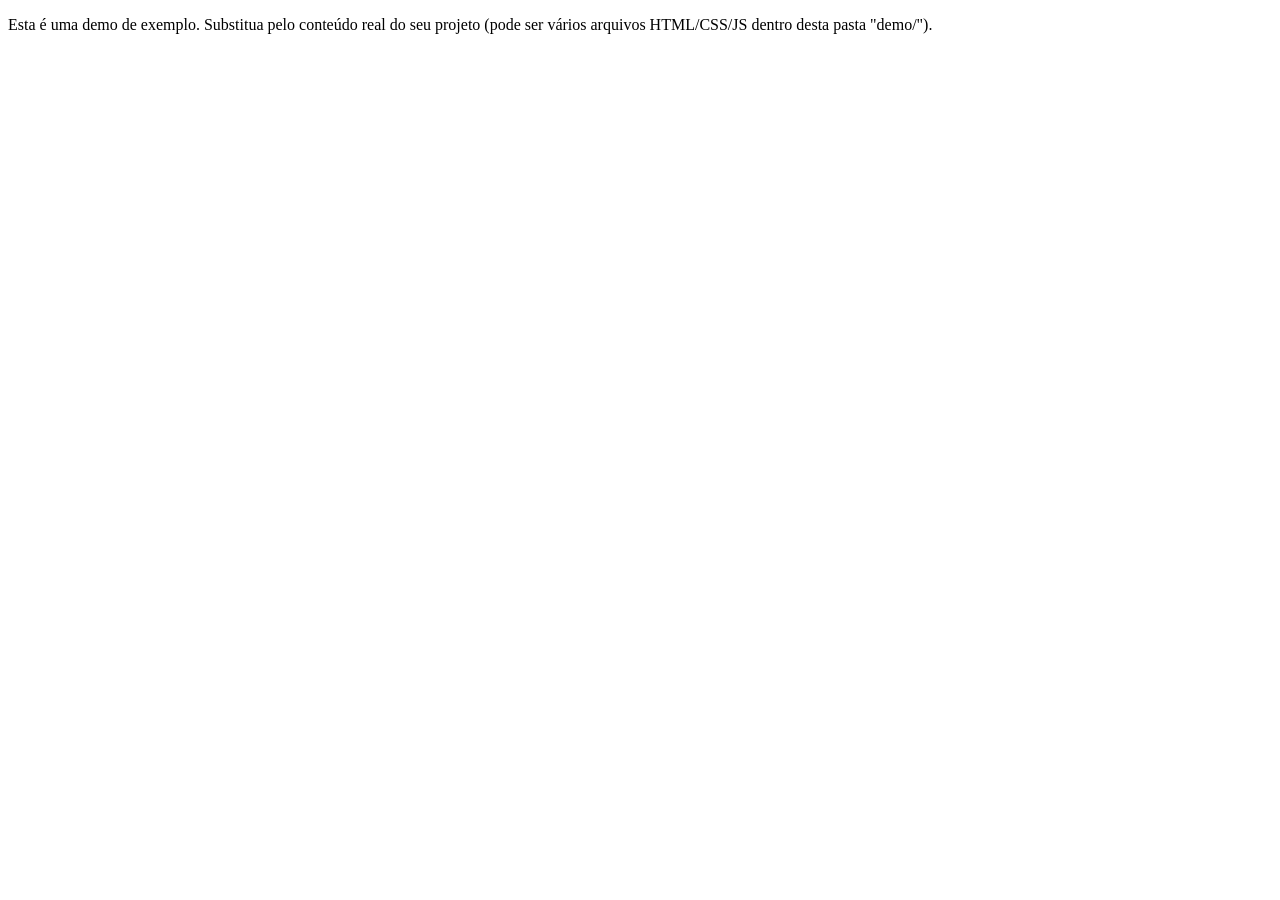
<file: projetos/_modelo/demo/index.html>
<!DOCTYPE html>
<html lang="pt-br">
<head>
    <meta charset="UTF-8">
    <title>Exemplo de demo local</title>
</head>
<body>
    <p>Esta é uma demo de exemplo. Substitua pelo conteúdo real do seu projeto (pode ser vários arquivos HTML/CSS/JS dentro desta pasta "demo/").</p>
</body>
</html>
</file>
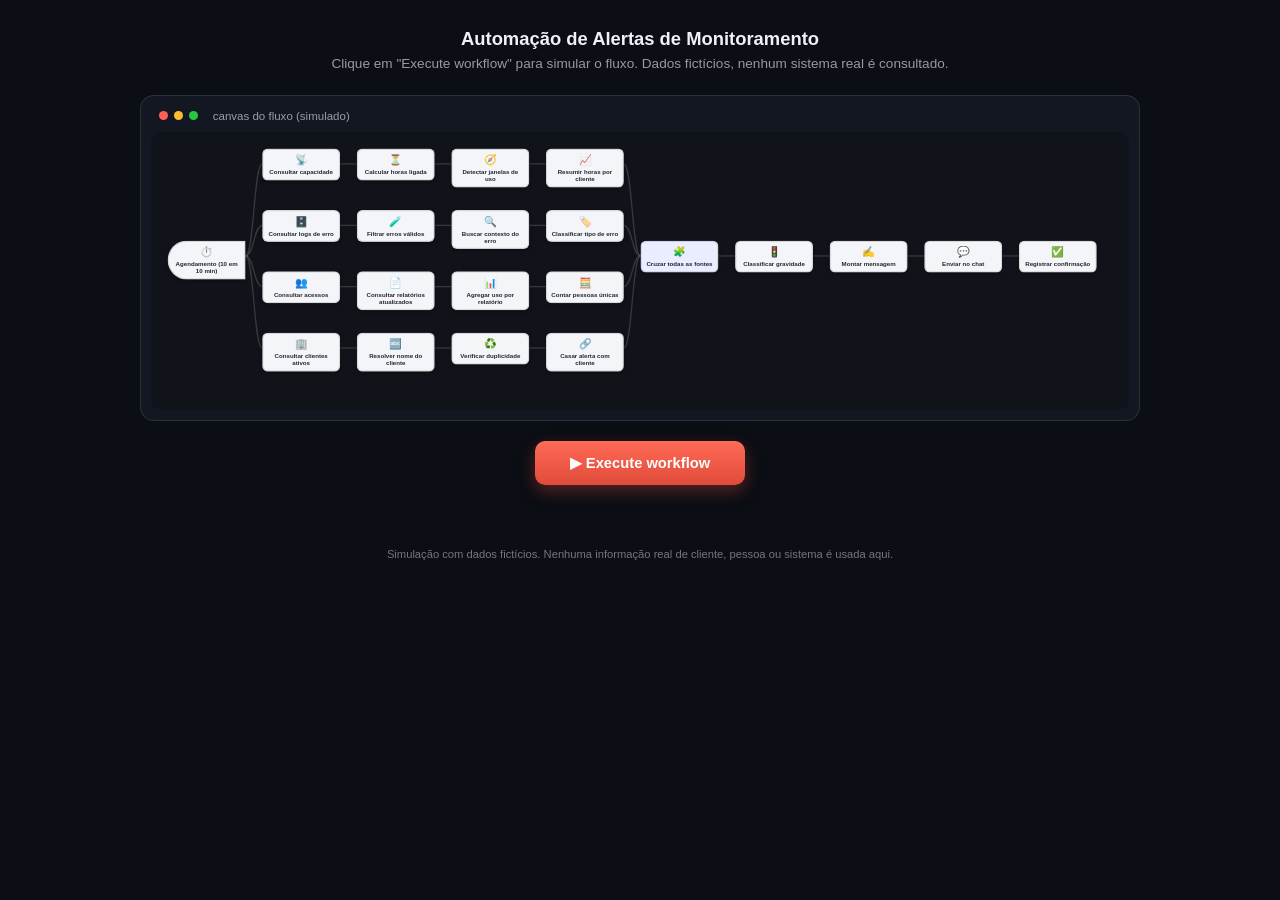
<file: projetos/automacao-alertas/demo/index.html>
<!DOCTYPE html>
<html lang="pt-br">
<head>
<meta charset="UTF-8">
<meta name="viewport" content="width=device-width, initial-scale=1.0">
<title>Automação de Alertas: Simulação</title>
<style>
  :root {
    --bg: #0b0e14;
    --surface: #131722;
    --ink: #eef1f6;
    --ink-soft: rgba(238,241,246,0.62);
    --accent: #5b8cff;
    --accent-soft: rgba(91,140,255,0.15);
    --border: rgba(255,255,255,0.1);
    --ok: #3ecf8e;
    --warn: #ffb020;
    --canvas-bg: #101319;
    --node-bg: #f4f5f8;
    --node-ink: #23262e;
  }
  * { box-sizing: border-box; }
  html, body {
    margin: 0; padding: 0;
    background: var(--bg);
    color: var(--ink);
    font-family: -apple-system, BlinkMacSystemFont, "Segoe UI", Roboto, Arial, sans-serif;
    height: 100%;
  }
  body {
    display: flex;
    flex-direction: column;
    align-items: center;
    padding: 1.75rem 1.25rem 3rem;
    min-height: 100vh;
  }
  .wrap { width: 100%; max-width: 1000px; }
  h1 { font-size: 1.15rem; margin: 0 0 0.35rem; text-align: center; }
  .subtitle { color: var(--ink-soft); font-size: 0.85rem; text-align: center; margin: 0 0 1.5rem; }

  /* ===== Canvas estilo n8n ===== */
  .canvas-shell {
    background: var(--surface);
    border: 1px solid var(--border);
    border-radius: 14px;
    padding: 0.6rem;
    margin-bottom: 1.25rem;
  }
  .canvas-toolbar { display: flex; align-items: center; gap: 0.4rem; padding: 0.3rem 0.5rem 0.6rem; }
  .canvas-dot { width: 9px; height: 9px; border-radius: 50%; }
  .canvas-dot--r { background: #ff5f57; }
  .canvas-dot--y { background: #febc2e; }
  .canvas-dot--g { background: #28c840; }
  .canvas-toolbar span.label { margin-left: 0.5rem; font-size: 0.72rem; color: var(--ink-soft); }
  .canvas-hint { margin-left: auto; font-size: 0.68rem; color: var(--ink-soft); opacity: 0.8; }
  .canvas-scroll {
    border-radius: 10px;
    overflow: hidden;
  }
  .canvas {
    position: relative;
    background-color: var(--canvas-bg);
    background-image: radial-gradient(rgba(255,255,255,0.08) 1px, transparent 1px);
    background-size: 18px 18px;
    border-radius: 10px;
    transform-origin: top left;
  }
  .canvas svg { position: absolute; top: 0; left: 0; pointer-events: none; }
  .canvas .edge { fill: none; stroke: rgba(255,255,255,0.16); stroke-width: 2; transition: stroke 0.3s ease; }
  .canvas .edge.done { stroke: var(--ok); }

  .node {
    position: absolute;
    background: var(--node-bg);
    color: var(--node-ink);
    border-radius: 9px;
    border: 2px solid rgba(0,0,0,0.12);
    padding: 0.4rem 0.4rem 0.35rem;
    text-align: center;
    font-size: 0.6rem;
    font-weight: 600;
    line-height: 1.2;
    box-shadow: 0 2px 6px rgba(0,0,0,0.35);
    transition: all 0.3s ease;
  }
  .node .node-icon { display: block; font-size: 1rem; margin-bottom: 0.2rem; }
  .node.trigger { border-radius: 999px 9px 9px 999px; }
  .node.merge { background: #e9edff; }
  .node.active {
    border-color: var(--accent);
    box-shadow: 0 0 0 3px var(--accent-soft), 0 4px 14px rgba(91,140,255,0.4);
    transform: translateY(-2px);
    z-index: 2;
  }
  .node.done { border-color: var(--ok); }
  .node.done::after {
    content: "✓"; position: absolute; top: -7px; right: -7px;
    background: var(--ok); color: #06281c; width: 16px; height: 16px;
    border-radius: 50%; font-size: 0.6rem; display: flex; align-items: center;
    justify-content: center; font-weight: 800;
  }

  .controls { display: flex; justify-content: center; margin-bottom: 1rem; }
  button.run-btn {
    background: linear-gradient(180deg, #ff6b57, #e14b3a);
    color: white; border: none; padding: 0.85rem 2.2rem; border-radius: 10px;
    font-size: 0.92rem; font-weight: 700; cursor: pointer;
    transition: transform 0.2s ease, opacity 0.2s ease;
    box-shadow: 0 6px 16px rgba(225,75,58,0.35);
  }
  button.run-btn:hover:not(:disabled) { transform: translateY(-2px); }
  button.run-btn:disabled { opacity: 0.55; cursor: default; }

  .status-line { text-align: center; color: var(--ink-soft); font-size: 0.8rem; min-height: 1.2rem; margin-bottom: 1.5rem; }

  /* ===== Mensagem final ===== */
  .message-card {
    background: var(--surface);
    border: 1px solid var(--border);
    border-radius: 14px;
    padding: 1.2rem 1.3rem;
    max-width: 640px;
    margin: 0 auto;
    opacity: 0;
    transform: translateY(12px);
    transition: opacity 0.5s ease, transform 0.5s ease;
  }
  .message-card.show { opacity: 1; transform: translateY(0); }
  .message-card .chat-header { display: flex; align-items: center; gap: 0.55rem; margin-bottom: 0.8rem; }
  .message-card .avatar {
    width: 28px; height: 28px; border-radius: 8px; background: var(--accent);
    display: flex; align-items: center; justify-content: center; font-size: 0.85rem; flex-shrink: 0;
  }
  .message-card .chat-name { font-weight: 600; font-size: 0.85rem; }
  .message-card .chat-time { font-size: 0.72rem; color: var(--ink-soft); margin-left: auto; }
  .message-card .badge {
    display: inline-block; font-size: 0.68rem; font-weight: 700; padding: 0.15rem 0.5rem;
    border-radius: 980px; background: rgba(255,176,32,0.15); color: var(--warn);
    border: 1px solid rgba(255,176,32,0.3); margin-bottom: 0.7rem;
  }
  .message-card h4 { font-size: 0.72rem; text-transform: uppercase; letter-spacing: 0.03em; color: var(--ink-soft); margin: 1rem 0 0.4rem; }
  .message-card p { margin: 0.3rem 0; font-size: 0.84rem; line-height: 1.55; }
  .message-card .label { color: var(--ink-soft); }
  .message-card ul { margin: 0.2rem 0; padding-left: 1.1rem; font-size: 0.83rem; line-height: 1.6; }
  .message-card table { width: 100%; border-collapse: collapse; font-size: 0.76rem; margin-top: 0.3rem; }
  .message-card table th { text-align: left; color: var(--ink-soft); font-weight: 600; padding: 0.25rem 0.4rem; border-bottom: 1px solid var(--border); }
  .message-card table td { padding: 0.3rem 0.4rem; border-bottom: 1px solid var(--border); }
  .message-card .more-note { font-size: 0.78rem; color: var(--ink-soft); margin-top: 0.3rem; }

  .fine-print { text-align: center; font-size: 0.7rem; color: var(--ink-soft); margin-top: 1.75rem; opacity: 0.75; }

  /* ===== Toast estilo notificação do Teams ===== */
  .teams-toast {
    position: fixed;
    top: 18px;
    right: 18px;
    width: 320px;
    background: #1f1f23;
    color: #f2f2f5;
    border-radius: 10px;
    box-shadow: 0 10px 30px rgba(0,0,0,0.45);
    padding: 0.75rem 0.85rem;
    display: flex;
    gap: 0.6rem;
    align-items: flex-start;
    cursor: pointer;
    transform: translateX(120%);
    opacity: 0;
    transition: transform 0.4s cubic-bezier(.2,.8,.2,1), opacity 0.4s ease;
    z-index: 20;
    border: 1px solid rgba(255,255,255,0.08);
  }
  .teams-toast.show { transform: translateX(0); opacity: 1; }
  .teams-toast .teams-logo {
    width: 34px; height: 34px; border-radius: 8px; flex-shrink: 0;
    background: #464775;
    display: flex; align-items: center; justify-content: center;
    font-size: 1.05rem; font-weight: 700; color: white;
  }
  .teams-toast .teams-body { flex: 1; min-width: 0; }
  .teams-toast .teams-app { font-size: 0.68rem; color: rgba(242,242,245,0.55); margin-bottom: 0.15rem; }
  .teams-toast .teams-title { font-size: 0.8rem; font-weight: 700; margin-bottom: 0.15rem; }
  .teams-toast .teams-preview {
    font-size: 0.76rem; color: rgba(242,242,245,0.75);
    display: -webkit-box; -webkit-line-clamp: 2; -webkit-box-orient: vertical; overflow: hidden;
  }
  .teams-toast:hover { transform: translateX(0) scale(1.015); }

  .modal-backdrop {
    position: fixed; inset: 0;
    background: rgba(3,5,10,0.65);
    display: flex; align-items: center; justify-content: center;
    padding: 1.5rem;
    opacity: 0; pointer-events: none;
    transition: opacity 0.25s ease;
    z-index: 30;
  }
  .modal-backdrop.show { opacity: 1; pointer-events: auto; }
  .modal-backdrop .message-card {
    max-height: 85vh;
    overflow-y: auto;
    opacity: 1;
    transform: none;
    position: relative;
  }
  .modal-close {
    position: absolute; top: 0.6rem; right: 0.7rem;
    background: rgba(255,255,255,0.08);
    border: none; color: var(--ink);
    width: 26px; height: 26px; border-radius: 50%;
    font-size: 0.9rem; cursor: pointer; line-height: 1;
  }
  .modal-close:hover { background: rgba(255,255,255,0.16); }
</style>
</head>
<body>
  <div class="wrap">
    <h1>Automação de Alertas de Monitoramento</h1>
    <p class="subtitle">Clique em "Execute workflow" para simular o fluxo. Dados fictícios, nenhum sistema real é consultado.</p>

    <div class="canvas-shell">
      <div class="canvas-toolbar">
        <span class="canvas-dot canvas-dot--r"></span>
        <span class="canvas-dot canvas-dot--y"></span>
        <span class="canvas-dot canvas-dot--g"></span>
        <span class="label">canvas do fluxo (simulado)</span>
      </div>
      <div class="canvas-scroll">
        <div class="canvas" id="canvas"></div>
      </div>
    </div>

    <div class="controls">
      <button class="run-btn" id="runBtn">▶ Execute workflow</button>
    </div>
    <p class="status-line" id="statusLine"></p>

    <p class="fine-print">Simulação com dados fictícios. Nenhuma informação real de cliente, pessoa ou sistema é usada aqui.</p>
  </div>

  <div class="teams-toast" id="teamsToast">
    <div class="teams-logo">T</div>
    <div class="teams-body">
      <div class="teams-app">Microsoft Teams · Monitoramento</div>
      <div class="teams-title">Bot de Monitoramento</div>
      <div class="teams-preview">🟡 Comércio Estrela Ltda: capacidade ligada 19h 55min nas últimas 24h. Clique para ver os detalhes...</div>
    </div>
  </div>

  <div class="modal-backdrop" id="modalBackdrop">
    <div class="message-card" id="messageCard">
      <button class="modal-close" id="modalClose">✕</button>
      <div class="chat-header">
        <div class="avatar">🤖</div>
        <div class="chat-name">Bot de Monitoramento</div>
        <div class="chat-time" id="chatTime"></div>
      </div>
      <span class="badge">🟡 GRAVIDADE BAIXA</span>
      <p><span class="label">Cliente:</span> Comércio Estrela Ltda</p>
      <p><span class="label">Capacidade:</span> "comercioestrelaembedded" ligada 19h 55min nas últimas 24h. Uso justificado.</p>
      <p><span class="label">Nada a corrigir:</span> o tempo ligada está justificado. A capacidade ficou ligada por atualização de 4 relatórios e 82 acessos de ao menos 31 pessoas, em 13 períodos ao longo do dia.</p>
      <p><span class="label">O que fazer:</span> confirmar estas informações e, se fizer sentido, avisar o cliente sobre o consumo elevado.</p>

      <h4>Relatórios atualizados no dia (4)</h4>
      <ul>
        <li>Funil de Vendas</li>
        <li>Painel de Pedidos</li>
        <li>Engajamento de Clientes</li>
        <li>Painel Financeiro</li>
      </ul>

      <h4>Quem usou (82 acessos de ao menos 31 pessoas)</h4>
      <ul>
        <li>Ana Costa, 13 acessos</li>
        <li>Bruno Lima, 7 acessos</li>
        <li>Camila Rocha, 6 acessos</li>
        <li>Diego Alves, 6 acessos</li>
        <li>Elaine Souza, 4 acessos</li>
      </ul>
      <p class="more-note">e mais 26 pessoas</p>

      <h4>Distribuição ao longo do dia</h4>
      <table>
        <thead><tr><th>Período</th><th>Duração</th><th>Por quê</th></tr></thead>
        <tbody>
          <tr><td>18:50 → 20:40</td><td>1h 50min</td><td>Atualização de relatório</td></tr>
          <tr><td>21:00 → 21:40</td><td>40min</td><td>Atualização de relatório</td></tr>
          <tr><td>22:10 → 22:50</td><td>40min</td><td>Atualização de relatório</td></tr>
          <tr><td>23:10 → 23:50</td><td>40min</td><td>Atualização de relatório</td></tr>
          <tr><td>23:55 → 00:50</td><td>55min</td><td>Atualização + acesso de usuários</td></tr>
        </tbody>
      </table>
      <p class="more-note">e mais 8 períodos</p>

      <h4>Comparativo</h4>
      <p>Ligada 19h 55min nas últimas 24h. No período anterior de 24h foram 20h 5min, praticamente o mesmo.</p>
      <p>O cliente tem 7 capacidades; este alerta é só sobre "comercioestrelaembedded" (outras 6 não entram neste alerta).</p>
    </div>
  </div>

<script>
(function () {
  // ---- definição do "workflow" (tudo fictício, gerado em tempo de execução) ----
  const COL_W = 148;
  const ROW_H = 96;
  const PAD_X = 26;
  const PAD_Y = 26;
  const NODE_W = 122;

  const nodeDefs = [
    { id: 't', col: 0, row: 1.5, icon: '⏱️', label: 'Agendamento (10 em 10 min)', trigger: true },

    { id: 'a1', col: 1, row: 0, icon: '📡', label: 'Consultar capacidade' },
    { id: 'a2', col: 2, row: 0, icon: '⏳', label: 'Calcular horas ligada' },
    { id: 'a3', col: 3, row: 0, icon: '🧭', label: 'Detectar janelas de uso' },
    { id: 'a4', col: 4, row: 0, icon: '📈', label: 'Resumir horas por cliente' },

    { id: 'b1', col: 1, row: 1, icon: '🗄️', label: 'Consultar logs de erro' },
    { id: 'b2', col: 2, row: 1, icon: '🧪', label: 'Filtrar erros válidos' },
    { id: 'b3', col: 3, row: 1, icon: '🔍', label: 'Buscar contexto do erro' },
    { id: 'b4', col: 4, row: 1, icon: '🏷️', label: 'Classificar tipo de erro' },

    { id: 'c1', col: 1, row: 2, icon: '👥', label: 'Consultar acessos' },
    { id: 'c2', col: 2, row: 2, icon: '📄', label: 'Consultar relatórios atualizados' },
    { id: 'c3', col: 3, row: 2, icon: '📊', label: 'Agregar uso por relatório' },
    { id: 'c4', col: 4, row: 2, icon: '🧮', label: 'Contar pessoas únicas' },

    { id: 'd1', col: 1, row: 3, icon: '🏢', label: 'Consultar clientes ativos' },
    { id: 'd2', col: 2, row: 3, icon: '🔤', label: 'Resolver nome do cliente' },
    { id: 'd3', col: 3, row: 3, icon: '♻️', label: 'Verificar duplicidade' },
    { id: 'd4', col: 4, row: 3, icon: '🔗', label: 'Casar alerta com cliente' },

    { id: 'merge', col: 5, row: 1.5, icon: '🧩', label: 'Cruzar todas as fontes', merge: true },
    { id: 'sev', col: 6, row: 1.5, icon: '🚦', label: 'Classificar gravidade' },
    { id: 'msg', col: 7, row: 1.5, icon: '✍️', label: 'Montar mensagem' },
    { id: 'send', col: 8, row: 1.5, icon: '💬', label: 'Enviar no chat' },
    { id: 'confirm', col: 9, row: 1.5, icon: '✅', label: 'Registrar confirmação' },
  ];

  const laneEnds = ['a4', 'b4', 'c4', 'd4'];
  const edgeDefs = [
    ['t', 'a1'], ['t', 'b1'], ['t', 'c1'], ['t', 'd1'],
    ['a1', 'a2'], ['a2', 'a3'], ['a3', 'a4'],
    ['b1', 'b2'], ['b2', 'b3'], ['b3', 'b4'],
    ['c1', 'c2'], ['c2', 'c3'], ['c3', 'c4'],
    ['d1', 'd2'], ['d2', 'd3'], ['d3', 'd4'],
    ...laneEnds.map((id) => [id, 'merge']),
    ['merge', 'sev'], ['sev', 'msg'], ['msg', 'send'], ['send', 'confirm'],
  ];

  const maxCol = Math.max(...nodeDefs.map((n) => n.col));
  const maxRow = Math.max(...nodeDefs.map((n) => n.row));
  const canvasW = (maxCol + 1) * COL_W + PAD_X * 2;
  const canvasH = (maxRow + 1) * ROW_H + PAD_Y * 2;

  const canvas = document.getElementById('canvas');
  const canvasScroll = document.querySelector('.canvas-scroll');
  canvas.style.width = canvasW + 'px';
  canvas.style.height = canvasH + 'px';

  function fitCanvas() {
    const available = canvasScroll.clientWidth;
    const scale = Math.min(1, available / canvasW);
    canvas.style.transform = `scale(${scale})`;
    canvasScroll.style.height = (canvasH * scale) + 'px';
  }
  window.addEventListener('resize', fitCanvas);

  function centerOf(node) {
    const x = PAD_X + node.col * COL_W + NODE_W / 2;
    const y = PAD_Y + node.row * ROW_H + 24;
    return { x, y };
  }

  const byId = {};
  nodeDefs.forEach((n) => { byId[n.id] = n; });

  // ---- desenha as arestas (SVG) ----
  const svg = document.createElementNS('http://www.w3.org/2000/svg', 'svg');
  svg.setAttribute('viewBox', `0 0 ${canvasW} ${canvasH}`);
  svg.setAttribute('width', canvasW);
  svg.setAttribute('height', canvasH);

  edgeDefs.forEach(([fromId, toId], i) => {
    const from = centerOf(byId[fromId]);
    const to = centerOf(byId[toId]);
    const midX = (from.x + to.x) / 2;
    const path = document.createElementNS('http://www.w3.org/2000/svg', 'path');
    path.setAttribute('class', 'edge');
    path.setAttribute('data-edge-index', i);
    path.setAttribute('d', `M${from.x + NODE_W / 2},${from.y} C${midX},${from.y} ${midX},${to.y} ${to.x - NODE_W / 2},${to.y}`);
    svg.appendChild(path);
  });
  canvas.appendChild(svg);

  // ---- desenha os nós ----
  nodeDefs.forEach((n) => {
    const el = document.createElement('div');
    el.className = 'node' + (n.trigger ? ' trigger' : '') + (n.merge ? ' merge' : '');
    el.style.left = (PAD_X + n.col * COL_W) + 'px';
    el.style.top = (PAD_Y + n.row * ROW_H) + 'px';
    el.style.width = NODE_W + 'px';
    el.dataset.id = n.id;
    el.innerHTML = `<span class="node-icon">${n.icon}</span>${n.label}`;
    canvas.appendChild(el);
  });

  fitCanvas();

  // ---- animação de execução por "onda" (coluna) ----
  const btn = document.getElementById('runBtn');
  const statusLine = document.getElementById('statusLine');
  const card = document.getElementById('messageCard');
  const chatTime = document.getElementById('chatTime');
  const toast = document.getElementById('teamsToast');
  const backdrop = document.getElementById('modalBackdrop');
  const modalClose = document.getElementById('modalClose');
  const nodeEls = Array.from(canvas.querySelectorAll('.node'));
  const edgeEls = Array.from(canvas.querySelectorAll('.edge'));

  function openModal() {
    toast.classList.remove('show');
    backdrop.classList.add('show');
  }
  function closeModal() { backdrop.classList.remove('show'); }
  toast.addEventListener('click', openModal);
  modalClose.addEventListener('click', closeModal);
  backdrop.addEventListener('click', (e) => { if (e.target === backdrop) closeModal(); });

  const waves = [];
  for (let c = 0; c <= maxCol; c++) waves.push(nodeDefs.filter((n) => n.col === c).map((n) => n.id));

  const statusTexts = [
    'Disparando execução agendada...',
    'Consultando capacidade, logs, acessos e clientes em paralelo...',
    'Processando cada fonte de dado...',
    'Refinando os resultados de cada fonte...',
    'Resumindo cada fonte por cliente...',
    'Cruzando tudo pelo cliente...',
    'Classificando a gravidade do alerta...',
    'Montando a mensagem final...',
    'Enviando mensagem no chat da equipe...',
    'Registrando confirmação de entrega...',
  ];

  function sleep(ms) { return new Promise((r) => setTimeout(r, ms)); }
  function elFor(id) { return nodeEls.find((e) => e.dataset.id === id); }

  async function runFlow() {
    btn.disabled = true;
    toast.classList.remove('show');
    closeModal();
    nodeEls.forEach((n) => n.classList.remove('active', 'done'));
    edgeEls.forEach((e) => e.classList.remove('done'));
    statusLine.textContent = '';

    for (let w = 0; w < waves.length; w++) {
      const ids = waves[w];
      ids.forEach((id) => elFor(id).classList.add('active'));
      statusLine.textContent = statusTexts[w] || 'Processando...';
      await sleep(480);
      ids.forEach((id) => elFor(id).classList.remove('active'));
      ids.forEach((id) => elFor(id).classList.add('done'));
      edgeDefs.forEach(([fromId, toId], i) => {
        if (ids.includes(toId)) edgeEls[i].classList.add('done');
      });
      await sleep(90);
    }

    statusLine.textContent = 'Fluxo concluído.';
    const now = new Date();
    chatTime.textContent = now.toLocaleTimeString('pt-BR', { hour: '2-digit', minute: '2-digit' });
    toast.classList.add('show');
    btn.disabled = false;
  }

  btn.addEventListener('click', runFlow);
})();
</script>
</body>
</html>
</file>
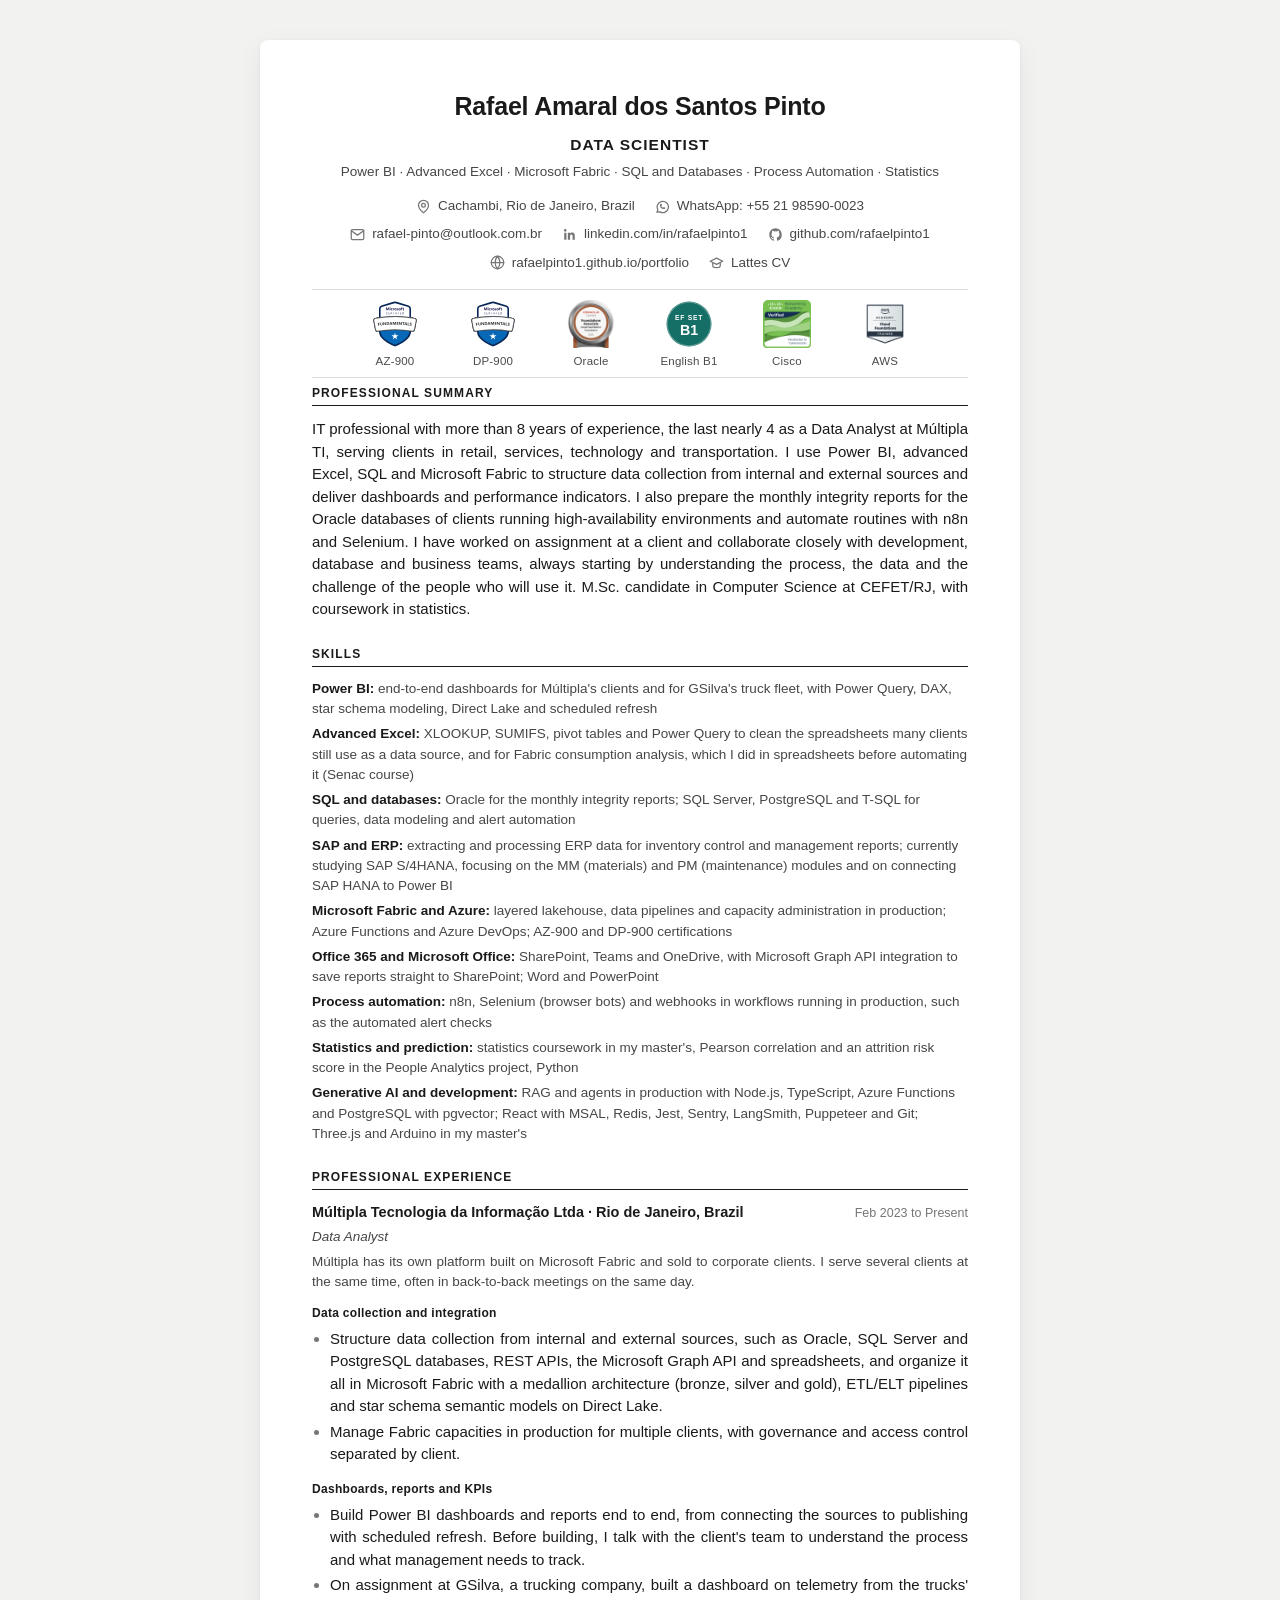
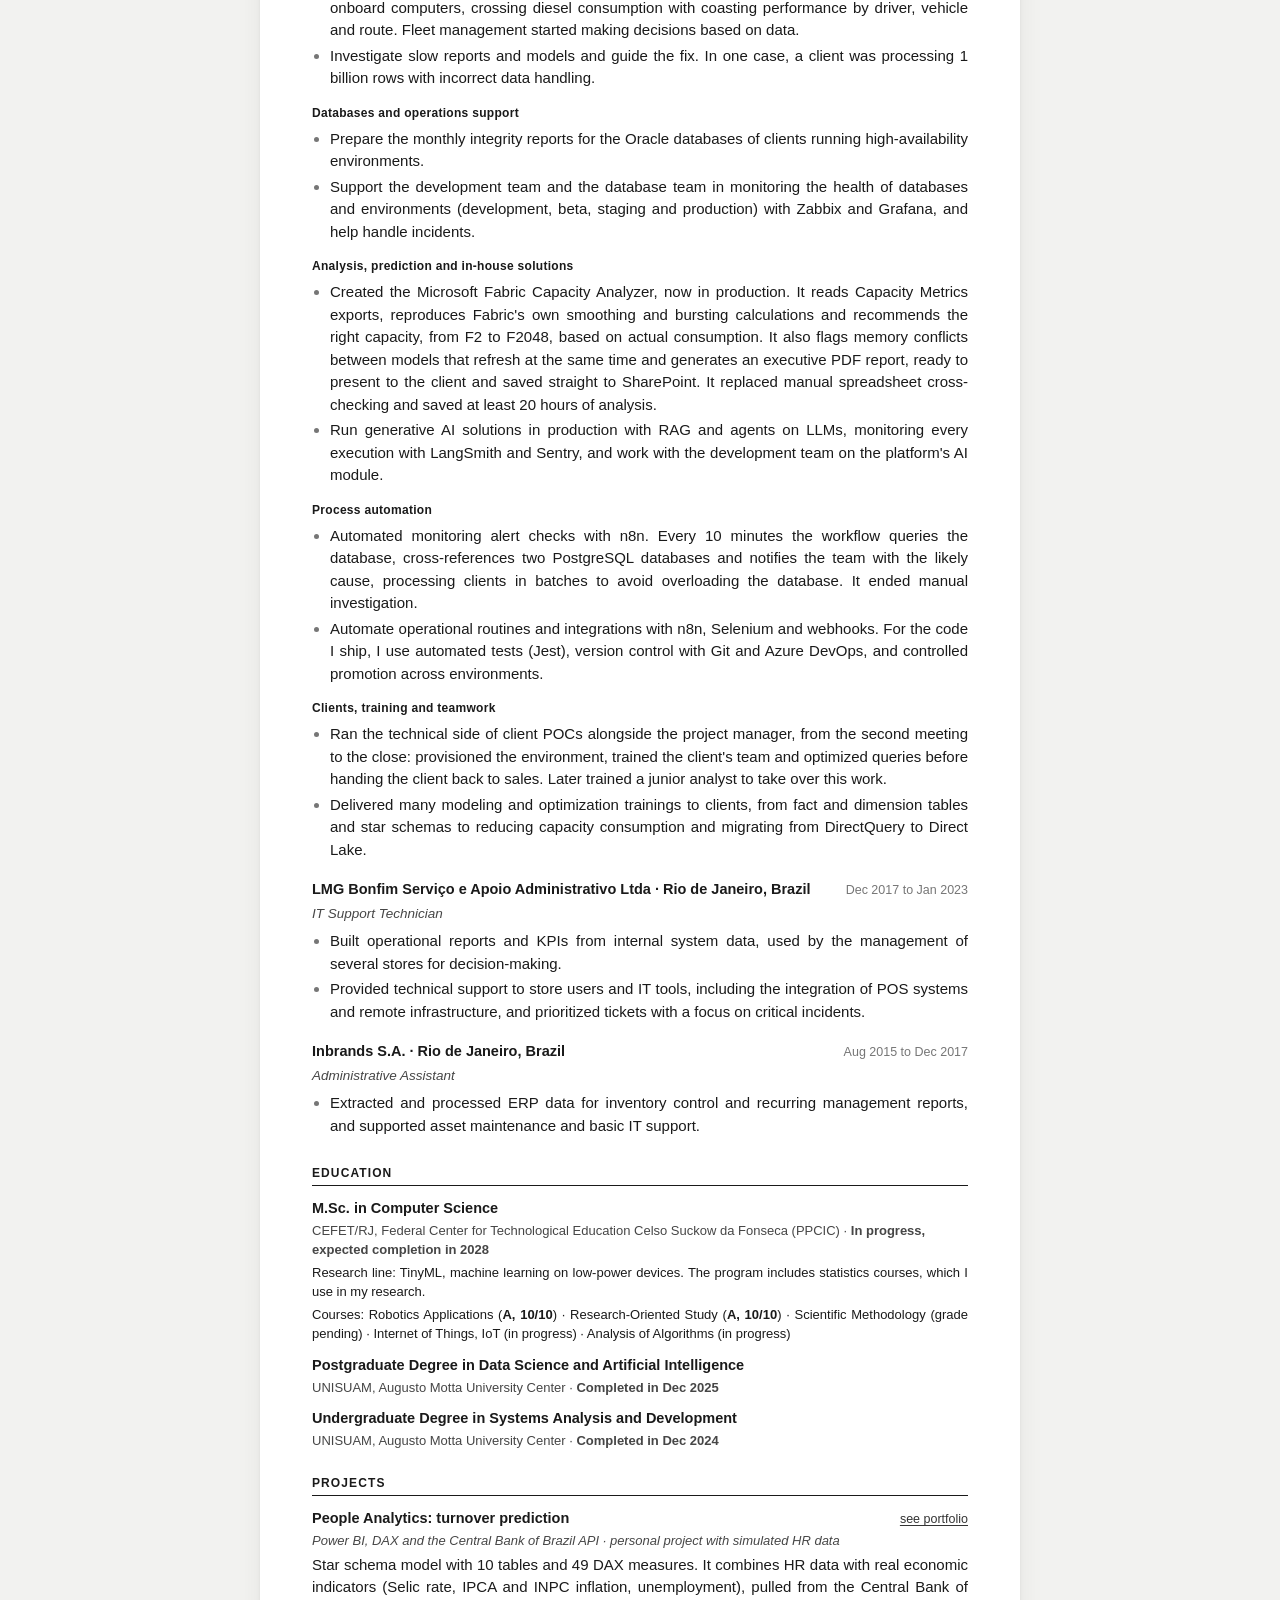
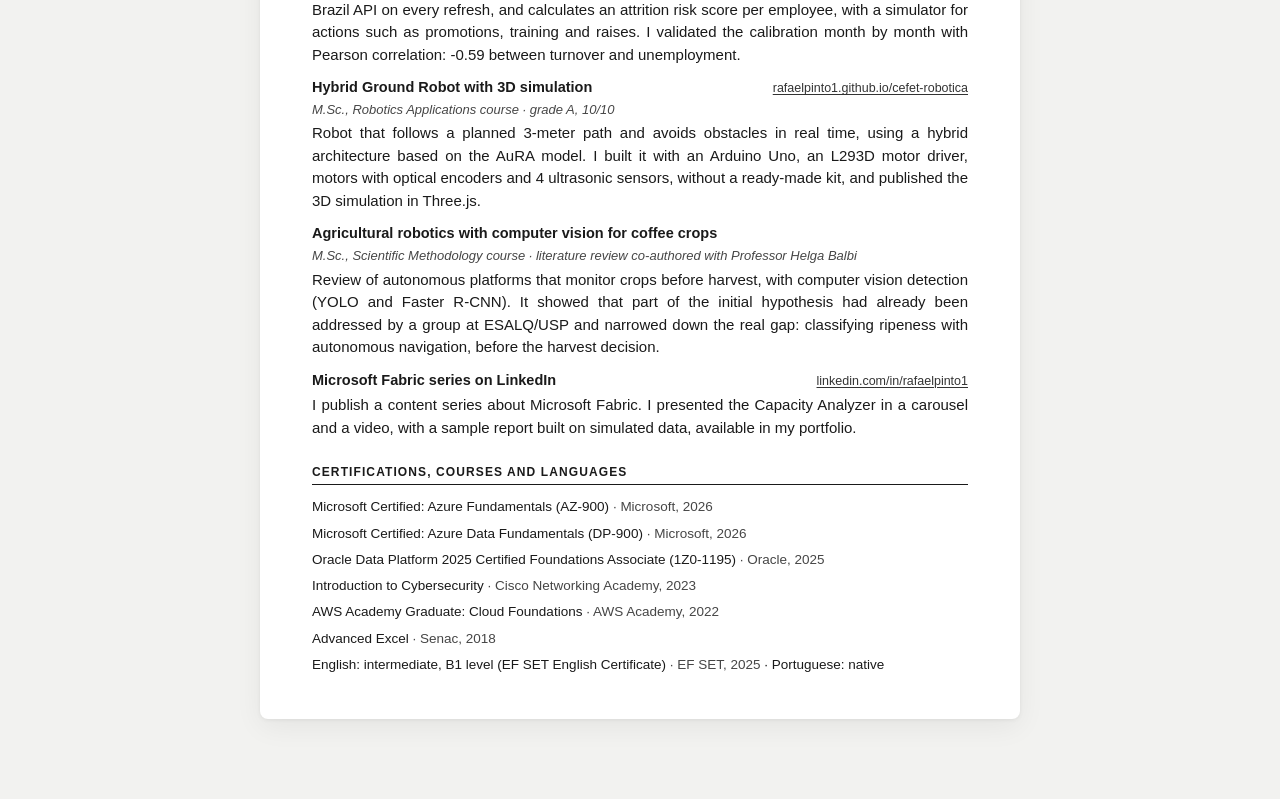
<file: curriculo/curriculo-en.html>
<!DOCTYPE html>
<html lang="en">
<head>
<meta charset="UTF-8">
<meta name="viewport" content="width=device-width, initial-scale=1">
<title>Rafael Amaral dos Santos Pinto · Data Scientist</title>
<meta name="author" content="Rafael Amaral dos Santos Pinto">
<style>
  :root {
    --bg: #f2f2f0;
    --surface: #ffffff;
    --ink: #1a1a1a;
    --ink-soft: #464646;
    --ink-faint: #767676;
    --link: #333333;
    --border: rgba(0, 0, 0, 0.14);
    --shadow: 0 1px 4px rgba(0,0,0,0.06), 0 8px 28px rgba(0,0,0,0.06);
  }

  * { box-sizing: border-box; }
  html, body { margin: 0; padding: 0; }
  body {
    background: var(--bg);
    color: var(--ink);
    font-family: -apple-system, BlinkMacSystemFont, "Segoe UI", "SF Pro Text", "Helvetica Neue", Arial, sans-serif;
    font-size: 15px;
    line-height: 1.5;
    padding: 40px 16px 80px;
    font-variant-ligatures: none;
    -webkit-print-color-adjust: exact;
    print-color-adjust: exact;
  }
  a { color: inherit; }

  .page {
    max-width: 760px;
    margin: 0 auto;
    background: var(--surface);
    box-shadow: var(--shadow);
    border-radius: 8px;
    padding: 48px 52px 44px;
  }

  .header-center {
    display: flex;
    flex-direction: column;
    align-items: center;
    text-align: center;
    gap: 6px;
    margin: 0 0 16px 0;
  }
  h1 {
    font-size: 25px;
    font-weight: 700;
    letter-spacing: -0.2px;
    margin: 0;
    text-wrap: balance;
  }
  .role-title {
    margin: 1px 0 0 0;
    font-size: 15.5px;
    font-weight: 700;
    letter-spacing: 1px;
    text-transform: uppercase;
    color: var(--ink);
  }
  .headline { font-size: 13.5px; color: var(--ink-soft); margin: 0; text-wrap: balance; }
  .contact-list {
    display: flex;
    flex-wrap: wrap;
    justify-content: center;
    column-gap: 20px;
    row-gap: 8px;
    font-size: 13.5px;
    color: var(--ink-soft);
    margin: 8px 0 0 0;
  }
  .contact-item { display: flex; align-items: center; gap: 7px; text-decoration: none; color: var(--ink-soft); }
  .contact-item svg { width: 15px; height: 15px; flex: none; color: var(--ink-faint); }

  .badge-row {
    display: flex;
    flex-wrap: wrap;
    justify-content: center;
    gap: 30px;
    margin: 0 0 6px 0;
    padding: 10px 0;
    border-top: 1px solid var(--border);
    border-bottom: 1px solid var(--border);
  }
  .badge-item { display: flex; flex-direction: column; align-items: center; width: 68px; opacity: 0.97; text-decoration: none; }
  .badge-item img, .badge-item svg { width: 48px; height: 48px; object-fit: contain; }
  .badge-caption {
    font-size: 11.5px;
    font-weight: 500;
    letter-spacing: 0.2px;
    color: var(--ink-soft);
    text-align: center;
    margin-top: 7px;
    line-height: 1.1;
  }

  h2 {
    font-size: 12px;
    font-weight: 700;
    text-transform: uppercase;
    letter-spacing: 1.1px;
    color: var(--ink);
    border-bottom: 1.5px solid var(--ink);
    padding-bottom: 3px;
    margin: 24px 0 12px 0;
    break-after: avoid;
  }
  h2:first-of-type { margin-top: 0; }

  .resumo { margin: 0; color: var(--ink); text-align: justify; }

  .skills-grid { display: flex; flex-direction: column; gap: 5px; }
  .skills-row { font-size: 13.5px; line-height: 1.5; break-inside: avoid; }
  .skills-row b { color: var(--ink); }
  .skills-row span { color: var(--ink-soft); }

  .job { display: flex; flex-direction: column; gap: 3px; margin-bottom: 15px; }
  .job:last-child { margin-bottom: 0; }
  .job-header {
    display: flex;
    justify-content: space-between;
    align-items: baseline;
    gap: 12px;
    font-weight: 700;
    font-size: 14.5px;
    break-after: avoid;
  }
  .job-dates { font-variant-numeric: tabular-nums; font-size: 12.5px; color: var(--ink-faint); white-space: nowrap; font-weight: 400; }
  .job-role { font-style: italic; color: var(--ink-soft); font-size: 13.5px; break-after: avoid; }
  .job-context { margin: 2px 0 0 0; font-size: 13.5px; color: var(--ink-soft); text-align: justify; }
  .grp {
    margin: 8px 0 0 0;
    font-size: 12px;
    font-weight: 700;
    letter-spacing: 0.3px;
    color: var(--ink);
    break-after: avoid;
  }
  ul.bullets { margin: 3px 0 0 0; padding-left: 18px; }
  ul.bullets li { margin-bottom: 3px; color: var(--ink); text-align: justify; break-inside: avoid; }
  ul.bullets li::marker { color: var(--ink-faint); }

  .proj { margin-bottom: 11px; break-inside: avoid; }
  .proj:last-child { margin-bottom: 0; }
  .proj-head { display: flex; justify-content: space-between; align-items: baseline; gap: 12px; }
  .proj-title { font-weight: 700; font-size: 14.5px; }
  .proj-link { font-size: 12.5px; color: var(--link); font-weight: 400; text-decoration: underline; text-underline-offset: 2px; white-space: nowrap; }
  .proj-meta { font-size: 13px; font-style: italic; color: var(--ink-soft); margin-top: 1px; }
  .proj-desc { margin: 3px 0 0 0; color: var(--ink); text-align: justify; }

  .edu-item { margin-bottom: 11px; break-inside: avoid; }
  .edu-item:last-child { margin-bottom: 0; }
  .edu-title { font-weight: 700; font-size: 14.5px; }
  .edu-line { font-size: 13px; color: var(--ink-soft); margin-top: 1px; }
  .edu-detail { font-size: 13px; color: var(--ink); margin-top: 3px; text-align: justify; }
  .status-pill { font-weight: 600; color: var(--ink-soft); }
  .grade { font-weight: 600; }

  .cert-row { display: flex; align-items: center; gap: 10px; margin-bottom: 6px; }
  .cert-row:last-child { margin-bottom: 0; }
  .cert-text { font-size: 13.5px; }
  .cert-org-year { color: var(--ink-soft); }

  .lang { margin: 0; font-size: 13.5px; }

  @media (max-width: 640px) {
    body { padding: 16px 0 40px; }
    .page { padding: 28px 16px; border-radius: 0; }
    .job-header, .proj-head { flex-direction: column; gap: 2px; }
    .badge-row { gap: 18px; }
  }

  @media print {
    :root {
      --bg: #ffffff; --surface: #ffffff;
      --ink: #1a1a1a; --ink-soft: #464646; --ink-faint: #6b6b6b;
      --link: #1a1a1a; --border: rgba(0,0,0,0.2); --shadow: none;
    }
    @page { size: A4; margin: 10mm 14mm 12mm 14mm; }
    body { padding: 0; font-size: 10pt; line-height: 1.36; }
    .page { box-shadow: none; border-radius: 0; padding: 0; max-width: 100%; }
    h2 { margin: 12px 0 6px 0 !important; }
    h2:first-of-type { margin-top: 0 !important; }
    .header-center { margin-bottom: 9px !important; }
    .badge-row { padding: 7px 0 !important; margin-bottom: 4px !important; }
    .job { margin-bottom: 9px !important; }
    .grp { margin-top: 5px !important; }
    ul.bullets li { margin-bottom: 1px !important; }
    .proj { margin-bottom: 7px !important; }
    .edu-item { margin-bottom: 6px !important; }
    .skills-grid { gap: 1.5px !important; }
    h1 { font-size: 18.5pt; }
    .role-title { font-size: 11.5pt; }
    .headline { font-size: 9.6pt; }
    .contact-list { font-size: 8.9pt; column-gap: 15px; row-gap: 5px; margin-top: 5px; }
    .contact-item svg { width: 11px; height: 11px; }
    .badge-caption { font-size: 8.4pt; margin-top: 5px; }
    .badge-item img, .badge-item svg { width: 42px; height: 42px; }
    h2 { font-size: 9pt; }
    .skills-row { font-size: 9.8pt; line-height: 1.36; }
    .job-header { font-size: 10.2pt; }
    .job-dates { font-size: 9pt; }
    .job-role { font-size: 10pt; }
    .job-context { font-size: 9.8pt; }
    .grp { font-size: 9.4pt; }
    .proj-title { font-size: 10.2pt; }
    .proj-link { font-size: 8.8pt; }
    .proj-meta { font-size: 9.4pt; }
    .edu-title { font-size: 10.2pt; }
    .edu-line, .edu-detail { font-size: 9.6pt; }
    .cert-row { margin-bottom: 2px; }
    .cert-text, .lang { font-size: 9.8pt; }
  }
</style>
</head>
<body>
<div class="page">

  <header class="header-center">
    <h1>Rafael Amaral dos Santos Pinto</h1>
    <p class="role-title">Data Scientist</p>
    <p class="headline">Power BI&nbsp;&middot; Advanced Excel&nbsp;&middot; Microsoft Fabric&nbsp;&middot; SQL and Databases&nbsp;&middot; Process Automation&nbsp;&middot; Statistics</p>
    <div class="contact-list">
      <span class="contact-item"><svg viewBox="0 0 24 24" fill="none" stroke="currentColor" stroke-width="2" stroke-linecap="round" stroke-linejoin="round" aria-hidden="true"><path d="M20 10c0 6-8 12-8 12s-8-6-8-12a8 8 0 0 1 16 0Z"/><circle cx="12" cy="10" r="3"/></svg>Cachambi, Rio de Janeiro, Brazil</span>
      <a class="contact-item" href="https://wa.me/5521985900023?text=Hi%20Rafael%2C%20I%20saw%20your%20resume%20and%20would%20like%20to%20talk%20about%20an%20open%20position."><svg viewBox="0 0 24 24" fill="none" stroke="currentColor" stroke-width="2" stroke-linecap="round" stroke-linejoin="round" aria-hidden="true"><path d="M3 21l1.65-3.8a9 9 0 1 1 3.4 3.4L3 21"/><path d="M9 10a.5.5 0 0 0 1 0V9a.5.5 0 0 0-1 0v1a5 5 0 0 0 5 5h1a.5.5 0 0 0 0-1h-1a.5.5 0 0 0 0 1"/></svg>WhatsApp: +55 21 98590-0023</a>
      <a class="contact-item" href="mailto:rafael-pinto@outlook.com.br"><svg viewBox="0 0 24 24" fill="none" stroke="currentColor" stroke-width="2" stroke-linecap="round" stroke-linejoin="round" aria-hidden="true"><rect x="2" y="4" width="20" height="16" rx="2"/><path d="m22 6-10 7L2 6"/></svg>rafael-pinto@outlook.com.br</a>
      <a class="contact-item" href="https://www.linkedin.com/in/rafaelpinto1/"><svg aria-hidden="true" viewBox="0 0 24 24" fill="currentColor"><path d="M20.45 20.45h-3.56v-5.57c0-1.33-.02-3.04-1.85-3.04-1.86 0-2.14 1.45-2.14 2.94v5.67H9.34V9h3.42v1.56h.05c.48-.9 1.64-1.85 3.38-1.85 3.6 0 4.27 2.37 4.27 5.46v6.28ZM5.34 7.43a2.07 2.07 0 1 1 0-4.13 2.07 2.07 0 0 1 0 4.13ZM7.11 20.45H3.55V9h3.56v11.45Z"/></svg>linkedin.com/in/rafaelpinto1</a>
      <a class="contact-item" href="https://github.com/rafaelpinto1"><svg aria-hidden="true" viewBox="0 0 24 24" fill="currentColor"><path d="M12 2C6.48 2 2 6.58 2 12.2c0 4.5 2.87 8.32 6.84 9.67.5.1.68-.22.68-.49 0-.24-.01-.87-.01-1.71-2.78.62-3.37-1.37-3.37-1.37-.45-1.18-1.11-1.49-1.11-1.49-.91-.64.07-.63.07-.63 1 .07 1.53 1.05 1.53 1.05.9 1.57 2.34 1.12 2.91.85.09-.67.35-1.12.64-1.38-2.22-.26-4.56-1.14-4.56-5.06 0-1.12.39-2.03 1.03-2.75-.1-.26-.45-1.31.1-2.72 0 0 .84-.28 2.75 1.05a9.29 9.29 0 0 1 5 0c1.91-1.33 2.75-1.05 2.75-1.05.55 1.41.2 2.46.1 2.72.64.72 1.03 1.63 1.03 2.75 0 3.93-2.35 4.79-4.58 5.05.36.32.68.94.68 1.9 0 1.37-.01 2.47-.01 2.81 0 .27.18.6.69.49A10.02 10.02 0 0 0 22 12.2C22 6.58 17.52 2 12 2Z"/></svg>github.com/rafaelpinto1</a>
      <a class="contact-item" href="https://rafaelpinto1.github.io/portfolio/"><svg viewBox="0 0 24 24" fill="none" stroke="currentColor" stroke-width="2" stroke-linecap="round" stroke-linejoin="round" aria-hidden="true"><circle cx="12" cy="12" r="10"/><path d="M2 12h20M12 2a15 15 0 0 1 0 20M12 2a15 15 0 0 0 0 20"/></svg>rafaelpinto1.github.io/portfolio</a>
      <a class="contact-item" href="https://lattes.cnpq.br/2078391939625415"><svg viewBox="0 0 24 24" fill="none" stroke="currentColor" stroke-width="2" stroke-linecap="round" stroke-linejoin="round" aria-hidden="true"><path d="M22 10 12 5 2 10l10 5 10-5Z"/><path d="M6 12v5c0 1.5 2.5 3 6 3s6-1.5 6-3v-5"/></svg>Lattes CV</a>
    </div>
  </header>

  <div class="badge-row">
    <a class="badge-item" href="https://learn.microsoft.com/api/credentials/share/pt-br/RafaelPinto-9846/8ABA6AFAF796174A?sharingId=AFE4EF86F853803C"><img src="[data-uri]" alt="Microsoft Certified Azure Fundamentals AZ-900"><span class="badge-caption">AZ-900</span></a>
    <span class="badge-item"><img src="[data-uri]" alt="Microsoft Certified Azure Data Fundamentals DP-900"><span class="badge-caption">DP-900</span></span>
    <a class="badge-item" href="https://www.credly.com/users/rafael-pinto.68204342/badges"><img src="[data-uri]" alt="Oracle Data Platform 2025 Certified Foundations Associate"><span class="badge-caption">Oracle</span></a>
    <span class="badge-item"><svg viewBox="0 0 64 64" xmlns="http://www.w3.org/2000/svg" role="img" aria-label="EF SET English B1"><circle cx="32" cy="32" r="30" fill="#0e6b62"/><circle cx="32" cy="32" r="29" fill="none" stroke="#ffffff" stroke-width="1.5" opacity="0.3"/><text x="32" y="26" text-anchor="middle" font-family="Arial, sans-serif" font-size="9" font-weight="700" fill="#ffffff" letter-spacing="1">EF SET</text><text x="32" y="46" text-anchor="middle" font-family="Arial, sans-serif" font-size="19" font-weight="800" fill="#ffffff">B1</text></svg><span class="badge-caption">English B1</span></span>
    <a class="badge-item" href="https://www.credly.com/badges/0364c0ea-d1f7-47d7-adcf-db3d30b5b501"><img src="[data-uri]" alt="Cisco Introduction to Cybersecurity"><span class="badge-caption">Cisco</span></a>
    <a class="badge-item" href="https://www.credly.com/badges/5d178aff-b1bb-4d0a-888e-3151827cee38"><img src="[data-uri]" alt="AWS Academy Graduate Cloud Foundations"><span class="badge-caption">AWS</span></a>
  </div>

  <h2>Professional Summary</h2>
  <p class="resumo">IT professional with more than 8 years of experience, the last nearly 4 as a Data Analyst at Múltipla TI, serving clients in retail, services, technology and transportation. I use Power BI, advanced Excel, SQL and Microsoft Fabric to structure data collection from internal and external sources and deliver dashboards and performance indicators. I also prepare the monthly integrity reports for the Oracle databases of clients running high-availability environments and automate routines with n8n and Selenium. I have worked on assignment at a client and collaborate closely with development, database and business teams, always starting by understanding the process, the data and the challenge of the people who will use it. M.Sc. candidate in Computer Science at CEFET/RJ, with coursework in statistics.</p>

  <h2>Skills</h2>
  <div class="skills-grid">
    <div class="skills-row"><b>Power BI:</b> <span>end-to-end dashboards for Múltipla's clients and for GSilva's truck fleet, with Power Query, DAX, star schema modeling, Direct Lake and scheduled refresh</span></div>
    <div class="skills-row"><b>Advanced Excel:</b> <span>XLOOKUP, SUMIFS, pivot tables and Power Query to clean the spreadsheets many clients still use as a data source, and for Fabric consumption analysis, which I did in spreadsheets before automating it (Senac course)</span></div>
    <div class="skills-row"><b>SQL and databases:</b> <span>Oracle for the monthly integrity reports; SQL Server, PostgreSQL and T-SQL for queries, data modeling and alert automation</span></div>
    <div class="skills-row"><b>SAP and ERP:</b> <span>extracting and processing ERP data for inventory control and management reports; currently studying SAP S/4HANA, focusing on the MM (materials) and PM (maintenance) modules and on connecting SAP HANA to Power BI</span></div>
    <div class="skills-row"><b>Microsoft Fabric and Azure:</b> <span>layered lakehouse, data pipelines and capacity administration in production; Azure Functions and Azure DevOps; AZ-900 and DP-900 certifications</span></div>
    <div class="skills-row"><b>Office 365 and Microsoft Office:</b> <span>SharePoint, Teams and OneDrive, with Microsoft Graph API integration to save reports straight to SharePoint; Word and PowerPoint</span></div>
    <div class="skills-row"><b>Process automation:</b> <span>n8n, Selenium (browser bots) and webhooks in workflows running in production, such as the automated alert checks</span></div>
    <div class="skills-row"><b>Statistics and prediction:</b> <span>statistics coursework in my master's, Pearson correlation and an attrition risk score in the People Analytics project, Python</span></div>
    <div class="skills-row"><b>Generative AI and development:</b> <span>RAG and agents in production with Node.js, TypeScript, Azure Functions and PostgreSQL with pgvector; React with MSAL, Redis, Jest, Sentry, LangSmith, Puppeteer and Git; Three.js and Arduino in my master's</span></div>
  </div>

  <h2>Professional Experience</h2>

  <div class="job">
    <div class="job-header"><span>Múltipla Tecnologia da Informação Ltda &middot; Rio de Janeiro, Brazil</span><span class="job-dates">Feb 2023 to Present</span></div>
    <div class="job-role">Data Analyst</div>
    <p class="job-context">Múltipla has its own platform built on Microsoft Fabric and sold to corporate clients. I serve several clients at the same time, often in back-to-back meetings on the same day.</p>

    <div class="grp">Data collection and integration</div>
    <ul class="bullets">
      <li>Structure data collection from internal and external sources, such as Oracle, SQL Server and PostgreSQL databases, REST APIs, the Microsoft Graph API and spreadsheets, and organize it all in Microsoft Fabric with a medallion architecture (bronze, silver and gold), ETL/ELT pipelines and star schema semantic models on Direct Lake.</li>
      <li>Manage Fabric capacities in production for multiple clients, with governance and access control separated by client.</li>
    </ul>

    <div class="grp">Dashboards, reports and KPIs</div>
    <ul class="bullets">
      <li>Build Power BI dashboards and reports end to end, from connecting the sources to publishing with scheduled refresh. Before building, I talk with the client's team to understand the process and what management needs to track.</li>
      <li>On assignment at GSilva, a trucking company, built a dashboard on telemetry from the trucks' onboard computers, crossing diesel consumption with coasting performance by driver, vehicle and route. Fleet management started making decisions based on data.</li>
      <li>Investigate slow reports and models and guide the fix. In one case, a client was processing 1 billion rows with incorrect data handling.</li>
    </ul>

    <div class="grp">Databases and operations support</div>
    <ul class="bullets">
      <li>Prepare the monthly integrity reports for the Oracle databases of clients running high-availability environments.</li>
      <li>Support the development team and the database team in monitoring the health of databases and environments (development, beta, staging and production) with Zabbix and Grafana, and help handle incidents.</li>
    </ul>

    <div class="grp">Analysis, prediction and in-house solutions</div>
    <ul class="bullets">
      <li>Created the Microsoft Fabric Capacity Analyzer, now in production. It reads Capacity Metrics exports, reproduces Fabric's own smoothing and bursting calculations and recommends the right capacity, from F2 to F2048, based on actual consumption. It also flags memory conflicts between models that refresh at the same time and generates an executive PDF report, ready to present to the client and saved straight to SharePoint. It replaced manual spreadsheet cross-checking and saved at least 20 hours of analysis.</li>
      <li>Run generative AI solutions in production with RAG and agents on LLMs, monitoring every execution with LangSmith and Sentry, and work with the development team on the platform's AI module.</li>
    </ul>

    <div class="grp">Process automation</div>
    <ul class="bullets">
      <li>Automated monitoring alert checks with n8n. Every 10 minutes the workflow queries the database, cross-references two PostgreSQL databases and notifies the team with the likely cause, processing clients in batches to avoid overloading the database. It ended manual investigation.</li>
      <li>Automate operational routines and integrations with n8n, Selenium and webhooks. For the code I ship, I use automated tests (Jest), version control with Git and Azure DevOps, and controlled promotion across environments.</li>
    </ul>

    <div class="grp">Clients, training and teamwork</div>
    <ul class="bullets">
      <li>Ran the technical side of client POCs alongside the project manager, from the second meeting to the close: provisioned the environment, trained the client's team and optimized queries before handing the client back to sales. Later trained a junior analyst to take over this work.</li>
      <li>Delivered many modeling and optimization trainings to clients, from fact and dimension tables and star schemas to reducing capacity consumption and migrating from DirectQuery to Direct Lake.</li>
    </ul>
  </div>

  <div class="job">
    <div class="job-header"><span>LMG Bonfim Serviço e Apoio Administrativo Ltda &middot; Rio de Janeiro, Brazil</span><span class="job-dates">Dec 2017 to Jan 2023</span></div>
    <div class="job-role">IT Support Technician</div>
    <ul class="bullets">
      <li>Built operational reports and KPIs from internal system data, used by the management of several stores for decision-making.</li>
      <li>Provided technical support to store users and IT tools, including the integration of POS systems and remote infrastructure, and prioritized tickets with a focus on critical incidents.</li>
    </ul>
  </div>

  <div class="job">
    <div class="job-header"><span>Inbrands S.A. &middot; Rio de Janeiro, Brazil</span><span class="job-dates">Aug 2015 to Dec 2017</span></div>
    <div class="job-role">Administrative Assistant</div>
    <ul class="bullets">
      <li>Extracted and processed ERP data for inventory control and recurring management reports, and supported asset maintenance and basic IT support.</li>
    </ul>
  </div>

  <h2>Education</h2>

  <div class="edu-item">
    <div class="edu-title">M.Sc. in Computer Science</div>
    <div class="edu-line">CEFET/RJ, Federal Center for Technological Education Celso Suckow da Fonseca (PPCIC) &middot; <span class="status-pill">In progress, expected completion in 2028</span></div>
    <div class="edu-detail">Research line: TinyML, machine learning on low-power devices. The program includes statistics courses, which I use in my research.</div>
    <div class="edu-detail">Courses: Robotics Applications (<span class="grade">A, 10/10</span>) &middot; Research-Oriented Study (<span class="grade">A, 10/10</span>) &middot; Scientific Methodology (grade pending) &middot; Internet of Things, IoT (in progress) &middot; Analysis of Algorithms (in progress)</div>
  </div>
  <div class="edu-item">
    <div class="edu-title">Postgraduate Degree in Data Science and Artificial Intelligence</div>
    <div class="edu-line">UNISUAM, Augusto Motta University Center &middot; <span class="status-pill">Completed in Dec 2025</span></div>
  </div>
  <div class="edu-item">
    <div class="edu-title">Undergraduate Degree in Systems Analysis and Development</div>
    <div class="edu-line">UNISUAM, Augusto Motta University Center &middot; <span class="status-pill">Completed in Dec 2024</span></div>
  </div>

  <h2>Projects</h2>

  <div class="proj">
    <div class="proj-head"><span class="proj-title">People Analytics: turnover prediction</span><a class="proj-link" href="https://rafaelpinto1.github.io/portfolio/">see portfolio</a></div>
    <div class="proj-meta">Power BI, DAX and the Central Bank of Brazil API &middot; personal project with simulated HR data</div>
    <p class="proj-desc">Star schema model with 10 tables and 49 DAX measures. It combines HR data with real economic indicators (Selic rate, IPCA and INPC inflation, unemployment), pulled from the Central Bank of Brazil API on every refresh, and calculates an attrition risk score per employee, with a simulator for actions such as promotions, training and raises. I validated the calibration month by month with Pearson correlation: -0.59 between turnover and unemployment.</p>
  </div>

  <div class="proj">
    <div class="proj-head"><span class="proj-title">Hybrid Ground Robot with 3D simulation</span><a class="proj-link" href="https://rafaelpinto1.github.io/cefet-robotica/">rafaelpinto1.github.io/cefet-robotica</a></div>
    <div class="proj-meta">M.Sc., Robotics Applications course &middot; grade A, 10/10</div>
    <p class="proj-desc">Robot that follows a planned 3-meter path and avoids obstacles in real time, using a hybrid architecture based on the AuRA model. I built it with an Arduino Uno, an L293D motor driver, motors with optical encoders and 4 ultrasonic sensors, without a ready-made kit, and published the 3D simulation in Three.js.</p>
  </div>

  <div class="proj">
    <div class="proj-head"><span class="proj-title">Agricultural robotics with computer vision for coffee crops</span></div>
    <div class="proj-meta">M.Sc., Scientific Methodology course &middot; literature review co-authored with Professor Helga Balbi</div>
    <p class="proj-desc">Review of autonomous platforms that monitor crops before harvest, with computer vision detection (YOLO and Faster R-CNN). It showed that part of the initial hypothesis had already been addressed by a group at ESALQ/USP and narrowed down the real gap: classifying ripeness with autonomous navigation, before the harvest decision.</p>
  </div>

  <div class="proj">
    <div class="proj-head"><span class="proj-title">Microsoft Fabric series on LinkedIn</span><a class="proj-link" href="https://www.linkedin.com/in/rafaelpinto1/">linkedin.com/in/rafaelpinto1</a></div>
    <p class="proj-desc">I publish a content series about Microsoft Fabric. I presented the Capacity Analyzer in a carousel and a video, with a sample report built on simulated data, available in my portfolio.</p>
  </div>

  <h2>Certifications, Courses and Languages</h2>
  <div class="cert-row"><span class="cert-text">Microsoft Certified: Azure Fundamentals (AZ-900) <span class="cert-org-year">&middot; Microsoft, 2026</span></span></div>
  <div class="cert-row"><span class="cert-text">Microsoft Certified: Azure Data Fundamentals (DP-900) <span class="cert-org-year">&middot; Microsoft, 2026</span></span></div>
  <div class="cert-row"><span class="cert-text">Oracle Data Platform 2025 Certified Foundations Associate (1Z0-1195) <span class="cert-org-year">&middot; Oracle, 2025</span></span></div>
  <div class="cert-row"><span class="cert-text">Introduction to Cybersecurity <span class="cert-org-year">&middot; Cisco Networking Academy, 2023</span></span></div>
  <div class="cert-row"><span class="cert-text">AWS Academy Graduate: Cloud Foundations <span class="cert-org-year">&middot; AWS Academy, 2022</span></span></div>
  <div class="cert-row"><span class="cert-text">Advanced Excel <span class="cert-org-year">&middot; Senac, 2018</span></span></div>
  <div class="cert-row"><span class="cert-text">English: intermediate, B1 level (EF SET English Certificate) <span class="cert-org-year">&middot; EF SET, 2025</span> &middot; Portuguese: native</span></div>

</div>
</body>
</html>
</file>
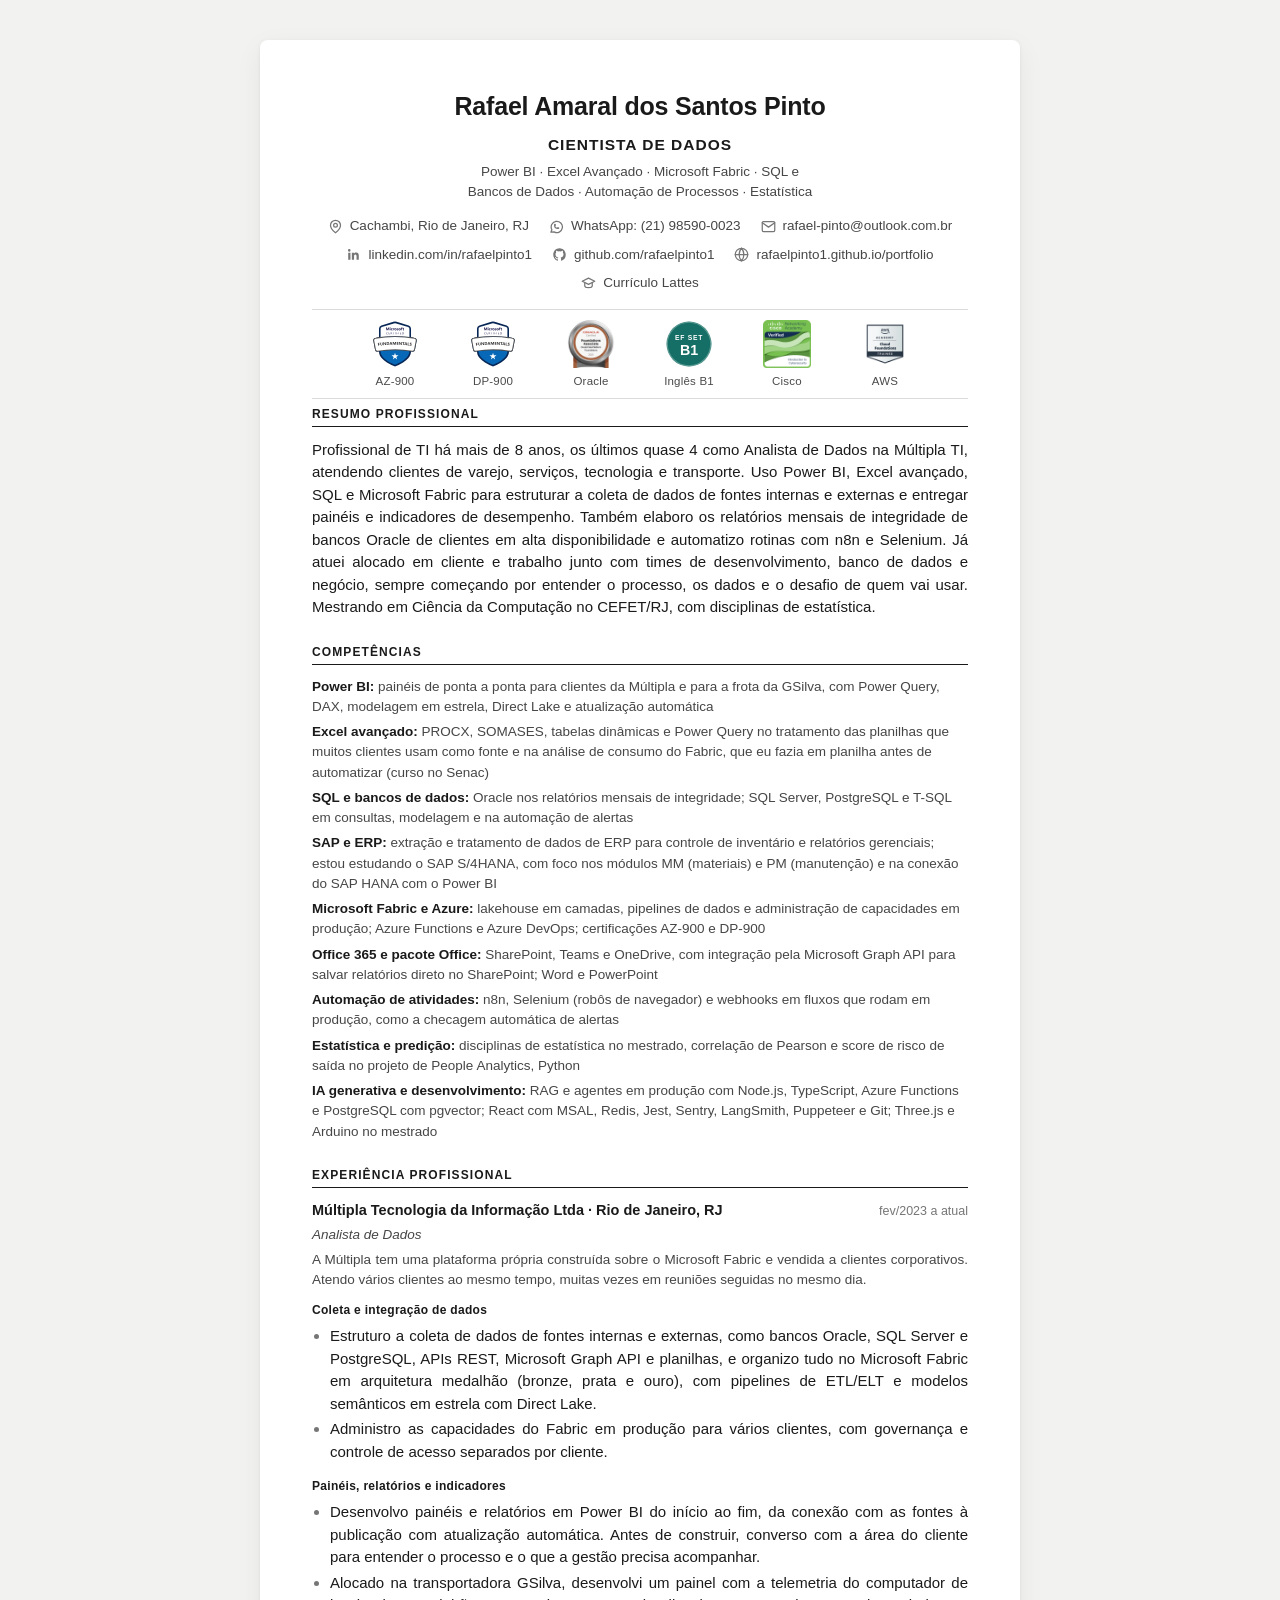
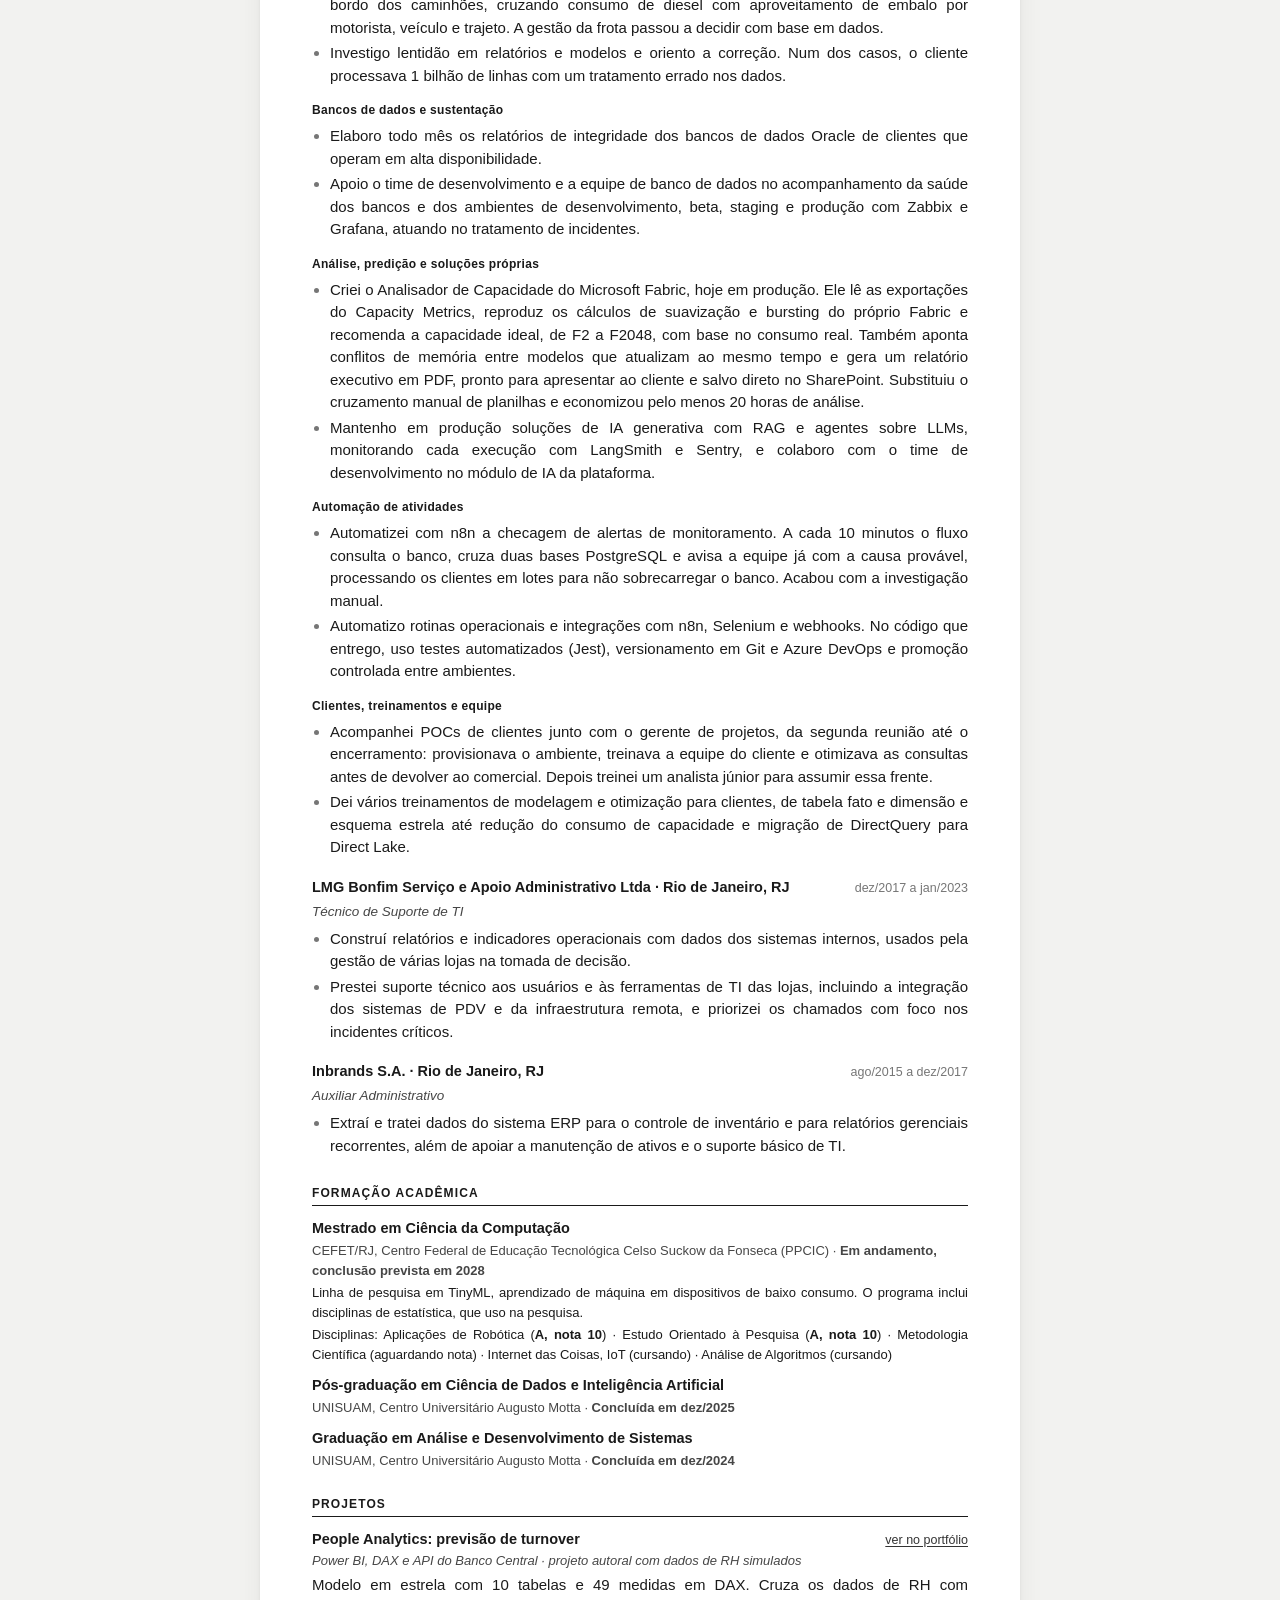
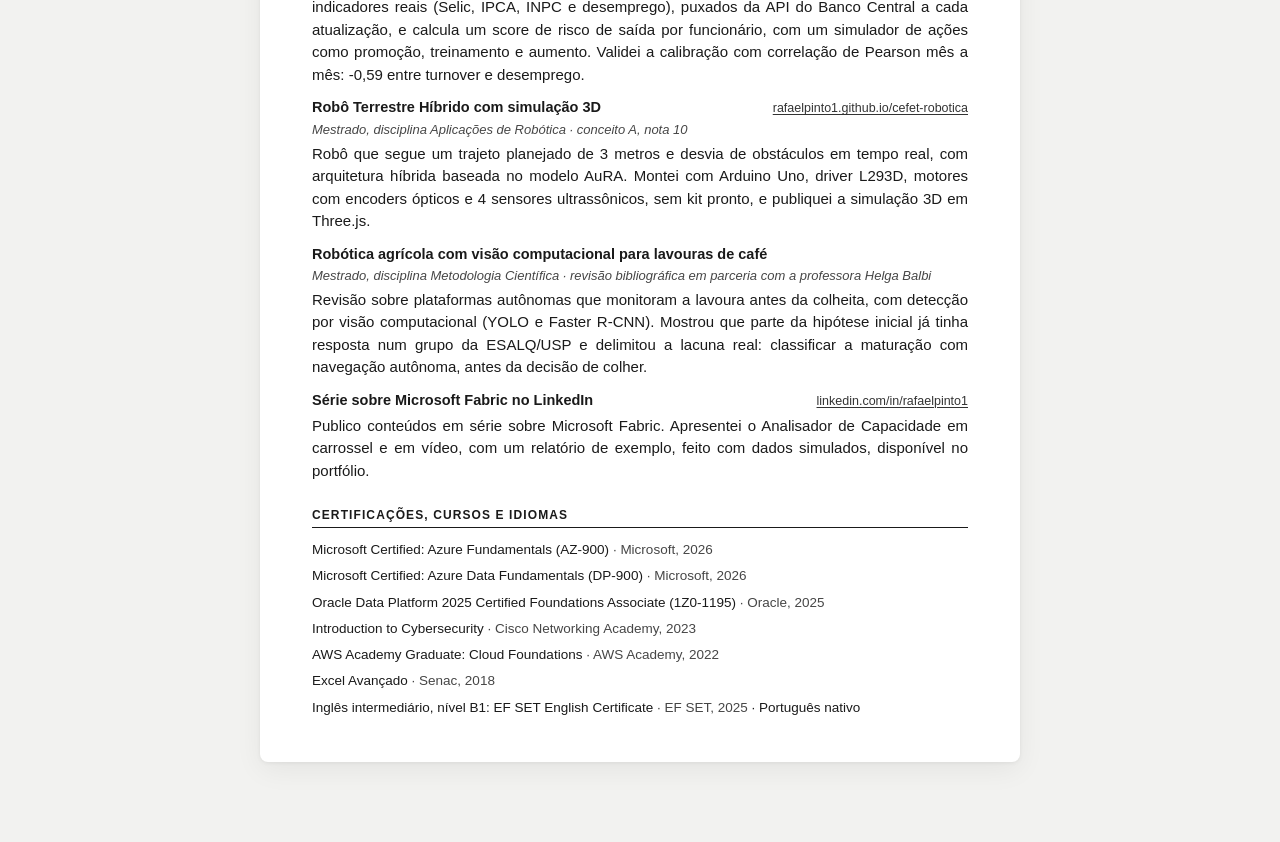
<file: curriculo/curriculo.html>
<!DOCTYPE html>
<html lang="pt-br">
<head>
<meta charset="UTF-8">
<meta name="viewport" content="width=device-width, initial-scale=1">
<title>Rafael Amaral dos Santos Pinto · Cientista de Dados</title>
<meta name="author" content="Rafael Amaral dos Santos Pinto">
<style>
  :root {
    --bg: #f2f2f0;
    --surface: #ffffff;
    --ink: #1a1a1a;
    --ink-soft: #464646;
    --ink-faint: #767676;
    --link: #333333;
    --border: rgba(0, 0, 0, 0.14);
    --shadow: 0 1px 4px rgba(0,0,0,0.06), 0 8px 28px rgba(0,0,0,0.06);
  }

  * { box-sizing: border-box; }
  html, body { margin: 0; padding: 0; }
  body {
    background: var(--bg);
    color: var(--ink);
    font-family: -apple-system, BlinkMacSystemFont, "Segoe UI", "SF Pro Text", "Helvetica Neue", Arial, sans-serif;
    font-size: 15px;
    line-height: 1.5;
    padding: 40px 16px 80px;
    font-variant-ligatures: none;
    -webkit-print-color-adjust: exact;
    print-color-adjust: exact;
  }
  a { color: inherit; }

  .page {
    max-width: 760px;
    margin: 0 auto;
    background: var(--surface);
    box-shadow: var(--shadow);
    border-radius: 8px;
    padding: 48px 52px 44px;
  }

  .header-center {
    display: flex;
    flex-direction: column;
    align-items: center;
    text-align: center;
    gap: 6px;
    margin: 0 0 16px 0;
  }
  h1 {
    font-size: 25px;
    font-weight: 700;
    letter-spacing: -0.2px;
    margin: 0;
    text-wrap: balance;
  }
  .role-title {
    margin: 1px 0 0 0;
    font-size: 15.5px;
    font-weight: 700;
    letter-spacing: 1px;
    text-transform: uppercase;
    color: var(--ink);
  }
  .headline { font-size: 13.5px; color: var(--ink-soft); margin: 0; text-wrap: balance; }
  .contact-list {
    display: flex;
    flex-wrap: wrap;
    justify-content: center;
    column-gap: 20px;
    row-gap: 8px;
    font-size: 13.5px;
    color: var(--ink-soft);
    margin: 8px 0 0 0;
  }
  .contact-item { display: flex; align-items: center; gap: 7px; text-decoration: none; color: var(--ink-soft); }
  .contact-item svg { width: 15px; height: 15px; flex: none; color: var(--ink-faint); }

  .badge-row {
    display: flex;
    flex-wrap: wrap;
    justify-content: center;
    gap: 30px;
    margin: 0 0 6px 0;
    padding: 10px 0;
    border-top: 1px solid var(--border);
    border-bottom: 1px solid var(--border);
  }
  .badge-item { display: flex; flex-direction: column; align-items: center; width: 68px; opacity: 0.97; text-decoration: none; }
  .badge-item img, .badge-item svg { width: 48px; height: 48px; object-fit: contain; }
  .badge-caption {
    font-size: 11.5px;
    font-weight: 500;
    letter-spacing: 0.2px;
    color: var(--ink-soft);
    text-align: center;
    margin-top: 7px;
    line-height: 1.1;
  }

  h2 {
    font-size: 12px;
    font-weight: 700;
    text-transform: uppercase;
    letter-spacing: 1.1px;
    color: var(--ink);
    border-bottom: 1.5px solid var(--ink);
    padding-bottom: 3px;
    margin: 24px 0 12px 0;
    break-after: avoid;
  }
  h2:first-of-type { margin-top: 0; }

  .resumo { margin: 0; color: var(--ink); text-align: justify; }

  .skills-grid { display: flex; flex-direction: column; gap: 5px; }
  .skills-row { font-size: 13.5px; line-height: 1.5; break-inside: avoid; }
  .skills-row b { color: var(--ink); }
  .skills-row span { color: var(--ink-soft); }

  .job { display: flex; flex-direction: column; gap: 3px; margin-bottom: 15px; }
  .job:last-child { margin-bottom: 0; }
  .job-header {
    display: flex;
    justify-content: space-between;
    align-items: baseline;
    gap: 12px;
    font-weight: 700;
    font-size: 14.5px;
    break-after: avoid;
  }
  .job-dates { font-variant-numeric: tabular-nums; font-size: 12.5px; color: var(--ink-faint); white-space: nowrap; font-weight: 400; }
  .job-role { font-style: italic; color: var(--ink-soft); font-size: 13.5px; break-after: avoid; }
  .job-context { margin: 2px 0 0 0; font-size: 13.5px; color: var(--ink-soft); text-align: justify; }
  .grp {
    margin: 8px 0 0 0;
    font-size: 12px;
    font-weight: 700;
    letter-spacing: 0.3px;
    color: var(--ink);
    break-after: avoid;
  }
  ul.bullets { margin: 3px 0 0 0; padding-left: 18px; }
  ul.bullets li { margin-bottom: 3px; color: var(--ink); text-align: justify; break-inside: avoid; }
  ul.bullets li::marker { color: var(--ink-faint); }

  .proj { margin-bottom: 11px; break-inside: avoid; }
  .proj:last-child { margin-bottom: 0; }
  .proj-head { display: flex; justify-content: space-between; align-items: baseline; gap: 12px; }
  .proj-title { font-weight: 700; font-size: 14.5px; }
  .proj-link { font-size: 12.5px; color: var(--link); font-weight: 400; text-decoration: underline; text-underline-offset: 2px; white-space: nowrap; }
  .proj-meta { font-size: 13px; font-style: italic; color: var(--ink-soft); margin-top: 1px; }
  .proj-desc { margin: 3px 0 0 0; color: var(--ink); text-align: justify; }

  .edu-item { margin-bottom: 11px; break-inside: avoid; }
  .edu-item:last-child { margin-bottom: 0; }
  .edu-title { font-weight: 700; font-size: 14.5px; }
  .edu-line { font-size: 13px; color: var(--ink-soft); margin-top: 1px; }
  .edu-detail { font-size: 13px; color: var(--ink); margin-top: 3px; text-align: justify; }
  .status-pill { font-weight: 600; color: var(--ink-soft); }
  .grade { font-weight: 600; }

  .cert-row { display: flex; align-items: center; gap: 10px; margin-bottom: 6px; }
  .cert-row:last-child { margin-bottom: 0; }
  .cert-text { font-size: 13.5px; }
  .cert-org-year { color: var(--ink-soft); }

  .lang { margin: 0; font-size: 13.5px; }

  @media (max-width: 640px) {
    body { padding: 16px 0 40px; }
    .page { padding: 28px 16px; border-radius: 0; }
    .job-header, .proj-head { flex-direction: column; gap: 2px; }
    .badge-row { gap: 18px; }
  }

  @media print {
    :root {
      --bg: #ffffff; --surface: #ffffff;
      --ink: #1a1a1a; --ink-soft: #464646; --ink-faint: #6b6b6b;
      --link: #1a1a1a; --border: rgba(0,0,0,0.2); --shadow: none;
    }
    @page { size: A4; margin: 10mm 14mm 12mm 14mm; }
    body { padding: 0; font-size: 10pt; line-height: 1.36; }
    .page { box-shadow: none; border-radius: 0; padding: 0; max-width: 100%; }
    h2 { margin: 12px 0 6px 0 !important; }
    h2:first-of-type { margin-top: 0 !important; }
    .header-center { margin-bottom: 9px !important; }
    .badge-row { padding: 7px 0 !important; margin-bottom: 4px !important; }
    .job { margin-bottom: 9px !important; }
    .grp { margin-top: 5px !important; }
    ul.bullets li { margin-bottom: 1px !important; }
    .proj { margin-bottom: 7px !important; }
    .edu-item { margin-bottom: 6px !important; }
    .skills-grid { gap: 1.5px !important; }
    h1 { font-size: 18.5pt; }
    .role-title { font-size: 11.5pt; }
    .headline { font-size: 9.6pt; }
    .contact-list { font-size: 8.9pt; column-gap: 15px; row-gap: 5px; margin-top: 5px; }
    .contact-item svg { width: 11px; height: 11px; }
    .badge-caption { font-size: 8.4pt; margin-top: 5px; }
    .badge-item img, .badge-item svg { width: 42px; height: 42px; }
    h2 { font-size: 9pt; }
    .skills-row { font-size: 9.8pt; line-height: 1.36; }
    .job-header { font-size: 10.2pt; }
    .job-dates { font-size: 9pt; }
    .job-role { font-size: 10pt; }
    .job-context { font-size: 9.8pt; }
    .grp { font-size: 9.4pt; }
    .proj-title { font-size: 10.2pt; }
    .proj-link { font-size: 8.8pt; }
    .proj-meta { font-size: 9.4pt; }
    .edu-title { font-size: 10.2pt; }
    .edu-line, .edu-detail { font-size: 9.6pt; }
    .cert-row { margin-bottom: 2px; }
    .cert-text, .lang { font-size: 9.8pt; }
  }
</style>
</head>
<body>
<div class="page">

  <header class="header-center">
    <h1>Rafael Amaral dos Santos Pinto</h1>
    <p class="role-title">Cientista de Dados</p>
    <p class="headline">Power BI&nbsp;&middot; Excel Avançado&nbsp;&middot; Microsoft Fabric&nbsp;&middot; SQL e Bancos de Dados&nbsp;&middot; Automação de Processos&nbsp;&middot; Estatística</p>
    <div class="contact-list">
      <span class="contact-item"><svg viewBox="0 0 24 24" fill="none" stroke="currentColor" stroke-width="2" stroke-linecap="round" stroke-linejoin="round" aria-hidden="true"><path d="M20 10c0 6-8 12-8 12s-8-6-8-12a8 8 0 0 1 16 0Z"/><circle cx="12" cy="10" r="3"/></svg>Cachambi, Rio de Janeiro, RJ</span>
      <a class="contact-item" href="https://wa.me/5521985900023?text=Oi%20Rafael%2C%20tudo%20bem%3F%20Visualizei%20seu%20curr%C3%ADculo%20e%20achei%20aderente%20a%20uma%20posi%C3%A7%C3%A3o%20que%20temos%20em%20aberto%2C%20gostaria%20de%20saber%20se%20podemos%20falar%20a%20respeito"><svg viewBox="0 0 24 24" fill="none" stroke="currentColor" stroke-width="2" stroke-linecap="round" stroke-linejoin="round" aria-hidden="true"><path d="M3 21l1.65-3.8a9 9 0 1 1 3.4 3.4L3 21"/><path d="M9 10a.5.5 0 0 0 1 0V9a.5.5 0 0 0-1 0v1a5 5 0 0 0 5 5h1a.5.5 0 0 0 0-1h-1a.5.5 0 0 0 0 1"/></svg>WhatsApp: (21) 98590-0023</a>
      <a class="contact-item" href="mailto:rafael-pinto@outlook.com.br"><svg viewBox="0 0 24 24" fill="none" stroke="currentColor" stroke-width="2" stroke-linecap="round" stroke-linejoin="round" aria-hidden="true"><rect x="2" y="4" width="20" height="16" rx="2"/><path d="m22 6-10 7L2 6"/></svg>rafael-pinto@outlook.com.br</a>
      <a class="contact-item" href="https://www.linkedin.com/in/rafaelpinto1/"><svg aria-hidden="true" viewBox="0 0 24 24" fill="currentColor"><path d="M20.45 20.45h-3.56v-5.57c0-1.33-.02-3.04-1.85-3.04-1.86 0-2.14 1.45-2.14 2.94v5.67H9.34V9h3.42v1.56h.05c.48-.9 1.64-1.85 3.38-1.85 3.6 0 4.27 2.37 4.27 5.46v6.28ZM5.34 7.43a2.07 2.07 0 1 1 0-4.13 2.07 2.07 0 0 1 0 4.13ZM7.11 20.45H3.55V9h3.56v11.45Z"/></svg>linkedin.com/in/rafaelpinto1</a>
      <a class="contact-item" href="https://github.com/rafaelpinto1"><svg aria-hidden="true" viewBox="0 0 24 24" fill="currentColor"><path d="M12 2C6.48 2 2 6.58 2 12.2c0 4.5 2.87 8.32 6.84 9.67.5.1.68-.22.68-.49 0-.24-.01-.87-.01-1.71-2.78.62-3.37-1.37-3.37-1.37-.45-1.18-1.11-1.49-1.11-1.49-.91-.64.07-.63.07-.63 1 .07 1.53 1.05 1.53 1.05.9 1.57 2.34 1.12 2.91.85.09-.67.35-1.12.64-1.38-2.22-.26-4.56-1.14-4.56-5.06 0-1.12.39-2.03 1.03-2.75-.1-.26-.45-1.31.1-2.72 0 0 .84-.28 2.75 1.05a9.29 9.29 0 0 1 5 0c1.91-1.33 2.75-1.05 2.75-1.05.55 1.41.2 2.46.1 2.72.64.72 1.03 1.63 1.03 2.75 0 3.93-2.35 4.79-4.58 5.05.36.32.68.94.68 1.9 0 1.37-.01 2.47-.01 2.81 0 .27.18.6.69.49A10.02 10.02 0 0 0 22 12.2C22 6.58 17.52 2 12 2Z"/></svg>github.com/rafaelpinto1</a>
      <a class="contact-item" href="https://rafaelpinto1.github.io/portfolio/"><svg viewBox="0 0 24 24" fill="none" stroke="currentColor" stroke-width="2" stroke-linecap="round" stroke-linejoin="round" aria-hidden="true"><circle cx="12" cy="12" r="10"/><path d="M2 12h20M12 2a15 15 0 0 1 0 20M12 2a15 15 0 0 0 0 20"/></svg>rafaelpinto1.github.io/portfolio</a>
      <a class="contact-item" href="https://lattes.cnpq.br/2078391939625415"><svg viewBox="0 0 24 24" fill="none" stroke="currentColor" stroke-width="2" stroke-linecap="round" stroke-linejoin="round" aria-hidden="true"><path d="M22 10 12 5 2 10l10 5 10-5Z"/><path d="M6 12v5c0 1.5 2.5 3 6 3s6-1.5 6-3v-5"/></svg>Currículo Lattes</a>
    </div>
  </header>

  <div class="badge-row">
    <a class="badge-item" href="https://learn.microsoft.com/api/credentials/share/pt-br/RafaelPinto-9846/8ABA6AFAF796174A?sharingId=AFE4EF86F853803C"><img src="[data-uri]" alt="Microsoft Certified Azure Fundamentals AZ-900"><span class="badge-caption">AZ-900</span></a>
    <span class="badge-item"><img src="[data-uri]" alt="Microsoft Certified Azure Data Fundamentals DP-900"><span class="badge-caption">DP-900</span></span>
    <a class="badge-item" href="https://www.credly.com/users/rafael-pinto.68204342/badges"><img src="[data-uri]" alt="Oracle Data Platform 2025 Certified Foundations Associate"><span class="badge-caption">Oracle</span></a>
    <span class="badge-item"><svg viewBox="0 0 64 64" xmlns="http://www.w3.org/2000/svg" role="img" aria-label="EF SET English B1"><circle cx="32" cy="32" r="30" fill="#0e6b62"/><circle cx="32" cy="32" r="29" fill="none" stroke="#ffffff" stroke-width="1.5" opacity="0.3"/><text x="32" y="26" text-anchor="middle" font-family="Arial, sans-serif" font-size="9" font-weight="700" fill="#ffffff" letter-spacing="1">EF SET</text><text x="32" y="46" text-anchor="middle" font-family="Arial, sans-serif" font-size="19" font-weight="800" fill="#ffffff">B1</text></svg><span class="badge-caption">Inglês B1</span></span>
    <a class="badge-item" href="https://www.credly.com/badges/0364c0ea-d1f7-47d7-adcf-db3d30b5b501"><img src="[data-uri]" alt="Cisco Introduction to Cybersecurity"><span class="badge-caption">Cisco</span></a>
    <a class="badge-item" href="https://www.credly.com/badges/5d178aff-b1bb-4d0a-888e-3151827cee38"><img src="[data-uri]" alt="AWS Academy Graduate Cloud Foundations"><span class="badge-caption">AWS</span></a>
  </div>

  <h2>Resumo Profissional</h2>
  <p class="resumo">Profissional de TI há mais de 8 anos, os últimos quase 4 como Analista de Dados na Múltipla TI, atendendo clientes de varejo, serviços, tecnologia e transporte. Uso Power BI, Excel avançado, SQL e Microsoft Fabric para estruturar a coleta de dados de fontes internas e externas e entregar painéis e indicadores de desempenho. Também elaboro os relatórios mensais de integridade de bancos Oracle de clientes em alta disponibilidade e automatizo rotinas com n8n e Selenium. Já atuei alocado em cliente e trabalho junto com times de desenvolvimento, banco de dados e negócio, sempre começando por entender o processo, os dados e o desafio de quem vai usar. Mestrando em Ciência da Computação no CEFET/RJ, com disciplinas de estatística.</p>

  <h2>Competências</h2>
  <div class="skills-grid">
    <div class="skills-row"><b>Power BI:</b> <span>painéis de ponta a ponta para clientes da Múltipla e para a frota da GSilva, com Power Query, DAX, modelagem em estrela, Direct Lake e atualização automática</span></div>
    <div class="skills-row"><b>Excel avançado:</b> <span>PROCX, SOMASES, tabelas dinâmicas e Power Query no tratamento das planilhas que muitos clientes usam como fonte e na análise de consumo do Fabric, que eu fazia em planilha antes de automatizar (curso no Senac)</span></div>
    <div class="skills-row"><b>SQL e bancos de dados:</b> <span>Oracle nos relatórios mensais de integridade; SQL Server, PostgreSQL e T-SQL em consultas, modelagem e na automação de alertas</span></div>
    <div class="skills-row"><b>SAP e ERP:</b> <span>extração e tratamento de dados de ERP para controle de inventário e relatórios gerenciais; estou estudando o SAP S/4HANA, com foco nos módulos MM (materiais) e PM (manutenção) e na conexão do SAP HANA com o Power BI</span></div>
    <div class="skills-row"><b>Microsoft Fabric e Azure:</b> <span>lakehouse em camadas, pipelines de dados e administração de capacidades em produção; Azure Functions e Azure DevOps; certificações AZ-900 e DP-900</span></div>
    <div class="skills-row"><b>Office 365 e pacote Office:</b> <span>SharePoint, Teams e OneDrive, com integração pela Microsoft Graph API para salvar relatórios direto no SharePoint; Word e PowerPoint</span></div>
    <div class="skills-row"><b>Automação de atividades:</b> <span>n8n, Selenium (robôs de navegador) e webhooks em fluxos que rodam em produção, como a checagem automática de alertas</span></div>
    <div class="skills-row"><b>Estatística e predição:</b> <span>disciplinas de estatística no mestrado, correlação de Pearson e score de risco de saída no projeto de People Analytics, Python</span></div>
    <div class="skills-row"><b>IA generativa e desenvolvimento:</b> <span>RAG e agentes em produção com Node.js, TypeScript, Azure Functions e PostgreSQL com pgvector; React com MSAL, Redis, Jest, Sentry, LangSmith, Puppeteer e Git; Three.js e Arduino no mestrado</span></div>
  </div>

  <h2>Experiência Profissional</h2>

  <div class="job">
    <div class="job-header"><span>Múltipla Tecnologia da Informação Ltda &middot; Rio de Janeiro, RJ</span><span class="job-dates">fev/2023 a atual</span></div>
    <div class="job-role">Analista de Dados</div>
    <p class="job-context">A Múltipla tem uma plataforma própria construída sobre o Microsoft Fabric e vendida a clientes corporativos. Atendo vários clientes ao mesmo tempo, muitas vezes em reuniões seguidas no mesmo dia.</p>

    <div class="grp">Coleta e integração de dados</div>
    <ul class="bullets">
      <li>Estruturo a coleta de dados de fontes internas e externas, como bancos Oracle, SQL Server e PostgreSQL, APIs REST, Microsoft Graph API e planilhas, e organizo tudo no Microsoft Fabric em arquitetura medalhão (bronze, prata e ouro), com pipelines de ETL/ELT e modelos semânticos em estrela com Direct Lake.</li>
      <li>Administro as capacidades do Fabric em produção para vários clientes, com governança e controle de acesso separados por cliente.</li>
    </ul>

    <div class="grp">Painéis, relatórios e indicadores</div>
    <ul class="bullets">
      <li>Desenvolvo painéis e relatórios em Power BI do início ao fim, da conexão com as fontes à publicação com atualização automática. Antes de construir, converso com a área do cliente para entender o processo e o que a gestão precisa acompanhar.</li>
      <li>Alocado na transportadora GSilva, desenvolvi um painel com a telemetria do computador de bordo dos caminhões, cruzando consumo de diesel com aproveitamento de embalo por motorista, veículo e trajeto. A gestão da frota passou a decidir com base em dados.</li>
      <li>Investigo lentidão em relatórios e modelos e oriento a correção. Num dos casos, o cliente processava 1 bilhão de linhas com um tratamento errado nos dados.</li>
    </ul>

    <div class="grp">Bancos de dados e sustentação</div>
    <ul class="bullets">
      <li>Elaboro todo mês os relatórios de integridade dos bancos de dados Oracle de clientes que operam em alta disponibilidade.</li>
      <li>Apoio o time de desenvolvimento e a equipe de banco de dados no acompanhamento da saúde dos bancos e dos ambientes de desenvolvimento, beta, staging e produção com Zabbix e Grafana, atuando no tratamento de incidentes.</li>
    </ul>

    <div class="grp">Análise, predição e soluções próprias</div>
    <ul class="bullets">
      <li>Criei o Analisador de Capacidade do Microsoft Fabric, hoje em produção. Ele lê as exportações do Capacity Metrics, reproduz os cálculos de suavização e bursting do próprio Fabric e recomenda a capacidade ideal, de F2 a F2048, com base no consumo real. Também aponta conflitos de memória entre modelos que atualizam ao mesmo tempo e gera um relatório executivo em PDF, pronto para apresentar ao cliente e salvo direto no SharePoint. Substituiu o cruzamento manual de planilhas e economizou pelo menos 20 horas de análise.</li>
      <li>Mantenho em produção soluções de IA generativa com RAG e agentes sobre LLMs, monitorando cada execução com LangSmith e Sentry, e colaboro com o time de desenvolvimento no módulo de IA da plataforma.</li>
    </ul>

    <div class="grp">Automação de atividades</div>
    <ul class="bullets">
      <li>Automatizei com n8n a checagem de alertas de monitoramento. A cada 10 minutos o fluxo consulta o banco, cruza duas bases PostgreSQL e avisa a equipe já com a causa provável, processando os clientes em lotes para não sobrecarregar o banco. Acabou com a investigação manual.</li>
      <li>Automatizo rotinas operacionais e integrações com n8n, Selenium e webhooks. No código que entrego, uso testes automatizados (Jest), versionamento em Git e Azure DevOps e promoção controlada entre ambientes.</li>
    </ul>

    <div class="grp">Clientes, treinamentos e equipe</div>
    <ul class="bullets">
      <li>Acompanhei POCs de clientes junto com o gerente de projetos, da segunda reunião até o encerramento: provisionava o ambiente, treinava a equipe do cliente e otimizava as consultas antes de devolver ao comercial. Depois treinei um analista júnior para assumir essa frente.</li>
      <li>Dei vários treinamentos de modelagem e otimização para clientes, de tabela fato e dimensão e esquema estrela até redução do consumo de capacidade e migração de DirectQuery para Direct Lake.</li>
    </ul>
  </div>

  <div class="job">
    <div class="job-header"><span>LMG Bonfim Serviço e Apoio Administrativo Ltda &middot; Rio de Janeiro, RJ</span><span class="job-dates">dez/2017 a jan/2023</span></div>
    <div class="job-role">Técnico de Suporte de TI</div>
    <ul class="bullets">
      <li>Construí relatórios e indicadores operacionais com dados dos sistemas internos, usados pela gestão de várias lojas na tomada de decisão.</li>
      <li>Prestei suporte técnico aos usuários e às ferramentas de TI das lojas, incluindo a integração dos sistemas de PDV e da infraestrutura remota, e priorizei os chamados com foco nos incidentes críticos.</li>
    </ul>
  </div>

  <div class="job">
    <div class="job-header"><span>Inbrands S.A. &middot; Rio de Janeiro, RJ</span><span class="job-dates">ago/2015 a dez/2017</span></div>
    <div class="job-role">Auxiliar Administrativo</div>
    <ul class="bullets">
      <li>Extraí e tratei dados do sistema ERP para o controle de inventário e para relatórios gerenciais recorrentes, além de apoiar a manutenção de ativos e o suporte básico de TI.</li>
    </ul>
  </div>

  <h2>Formação Acadêmica</h2>

  <div class="edu-item">
    <div class="edu-title">Mestrado em Ciência da Computação</div>
    <div class="edu-line">CEFET/RJ, Centro Federal de Educação Tecnológica Celso Suckow da Fonseca (PPCIC) &middot; <span class="status-pill">Em andamento, conclusão prevista em 2028</span></div>
    <div class="edu-detail">Linha de pesquisa em TinyML, aprendizado de máquina em dispositivos de baixo consumo. O programa inclui disciplinas de estatística, que uso na pesquisa.</div>
    <div class="edu-detail">Disciplinas: Aplicações de Robótica (<span class="grade">A, nota 10</span>) &middot; Estudo Orientado à Pesquisa (<span class="grade">A, nota 10</span>) &middot; Metodologia Científica (aguardando nota) &middot; Internet das Coisas, IoT (cursando) &middot; Análise de Algoritmos (cursando)</div>
  </div>
  <div class="edu-item">
    <div class="edu-title">Pós-graduação em Ciência de Dados e Inteligência Artificial</div>
    <div class="edu-line">UNISUAM, Centro Universitário Augusto Motta &middot; <span class="status-pill">Concluída em dez/2025</span></div>
  </div>
  <div class="edu-item">
    <div class="edu-title">Graduação em Análise e Desenvolvimento de Sistemas</div>
    <div class="edu-line">UNISUAM, Centro Universitário Augusto Motta &middot; <span class="status-pill">Concluída em dez/2024</span></div>
  </div>

  <h2>Projetos</h2>

  <div class="proj">
    <div class="proj-head"><span class="proj-title">People Analytics: previsão de turnover</span><a class="proj-link" href="https://rafaelpinto1.github.io/portfolio/">ver no portfólio</a></div>
    <div class="proj-meta">Power BI, DAX e API do Banco Central &middot; projeto autoral com dados de RH simulados</div>
    <p class="proj-desc">Modelo em estrela com 10 tabelas e 49 medidas em DAX. Cruza os dados de RH com indicadores reais (Selic, IPCA, INPC e desemprego), puxados da API do Banco Central a cada atualização, e calcula um score de risco de saída por funcionário, com um simulador de ações como promoção, treinamento e aumento. Validei a calibração com correlação de Pearson mês a mês: -0,59 entre turnover e desemprego.</p>
  </div>

  <div class="proj">
    <div class="proj-head"><span class="proj-title">Robô Terrestre Híbrido com simulação 3D</span><a class="proj-link" href="https://rafaelpinto1.github.io/cefet-robotica/">rafaelpinto1.github.io/cefet-robotica</a></div>
    <div class="proj-meta">Mestrado, disciplina Aplicações de Robótica &middot; conceito A, nota 10</div>
    <p class="proj-desc">Robô que segue um trajeto planejado de 3 metros e desvia de obstáculos em tempo real, com arquitetura híbrida baseada no modelo AuRA. Montei com Arduino Uno, driver L293D, motores com encoders ópticos e 4 sensores ultrassônicos, sem kit pronto, e publiquei a simulação 3D em Three.js.</p>
  </div>

  <div class="proj">
    <div class="proj-head"><span class="proj-title">Robótica agrícola com visão computacional para lavouras de café</span></div>
    <div class="proj-meta">Mestrado, disciplina Metodologia Científica &middot; revisão bibliográfica em parceria com a professora Helga Balbi</div>
    <p class="proj-desc">Revisão sobre plataformas autônomas que monitoram a lavoura antes da colheita, com detecção por visão computacional (YOLO e Faster R-CNN). Mostrou que parte da hipótese inicial já tinha resposta num grupo da ESALQ/USP e delimitou a lacuna real: classificar a maturação com navegação autônoma, antes da decisão de colher.</p>
  </div>

  <div class="proj">
    <div class="proj-head"><span class="proj-title">Série sobre Microsoft Fabric no LinkedIn</span><a class="proj-link" href="https://www.linkedin.com/in/rafaelpinto1/">linkedin.com/in/rafaelpinto1</a></div>
    <p class="proj-desc">Publico conteúdos em série sobre Microsoft Fabric. Apresentei o Analisador de Capacidade em carrossel e em vídeo, com um relatório de exemplo, feito com dados simulados, disponível no portfólio.</p>
  </div>

  <h2>Certificações, Cursos e Idiomas</h2>
  <div class="cert-row"><span class="cert-text">Microsoft Certified: Azure Fundamentals (AZ-900) <span class="cert-org-year">&middot; Microsoft, 2026</span></span></div>
  <div class="cert-row"><span class="cert-text">Microsoft Certified: Azure Data Fundamentals (DP-900) <span class="cert-org-year">&middot; Microsoft, 2026</span></span></div>
  <div class="cert-row"><span class="cert-text">Oracle Data Platform 2025 Certified Foundations Associate (1Z0-1195) <span class="cert-org-year">&middot; Oracle, 2025</span></span></div>
  <div class="cert-row"><span class="cert-text">Introduction to Cybersecurity <span class="cert-org-year">&middot; Cisco Networking Academy, 2023</span></span></div>
  <div class="cert-row"><span class="cert-text">AWS Academy Graduate: Cloud Foundations <span class="cert-org-year">&middot; AWS Academy, 2022</span></span></div>
  <div class="cert-row"><span class="cert-text">Excel Avançado <span class="cert-org-year">&middot; Senac, 2018</span></span></div>
  <div class="cert-row"><span class="cert-text">Inglês intermediário, nível B1: EF SET English Certificate <span class="cert-org-year">&middot; EF SET, 2025</span> &middot; Português nativo</span></div>

</div>
</body>
</html>
</file>
